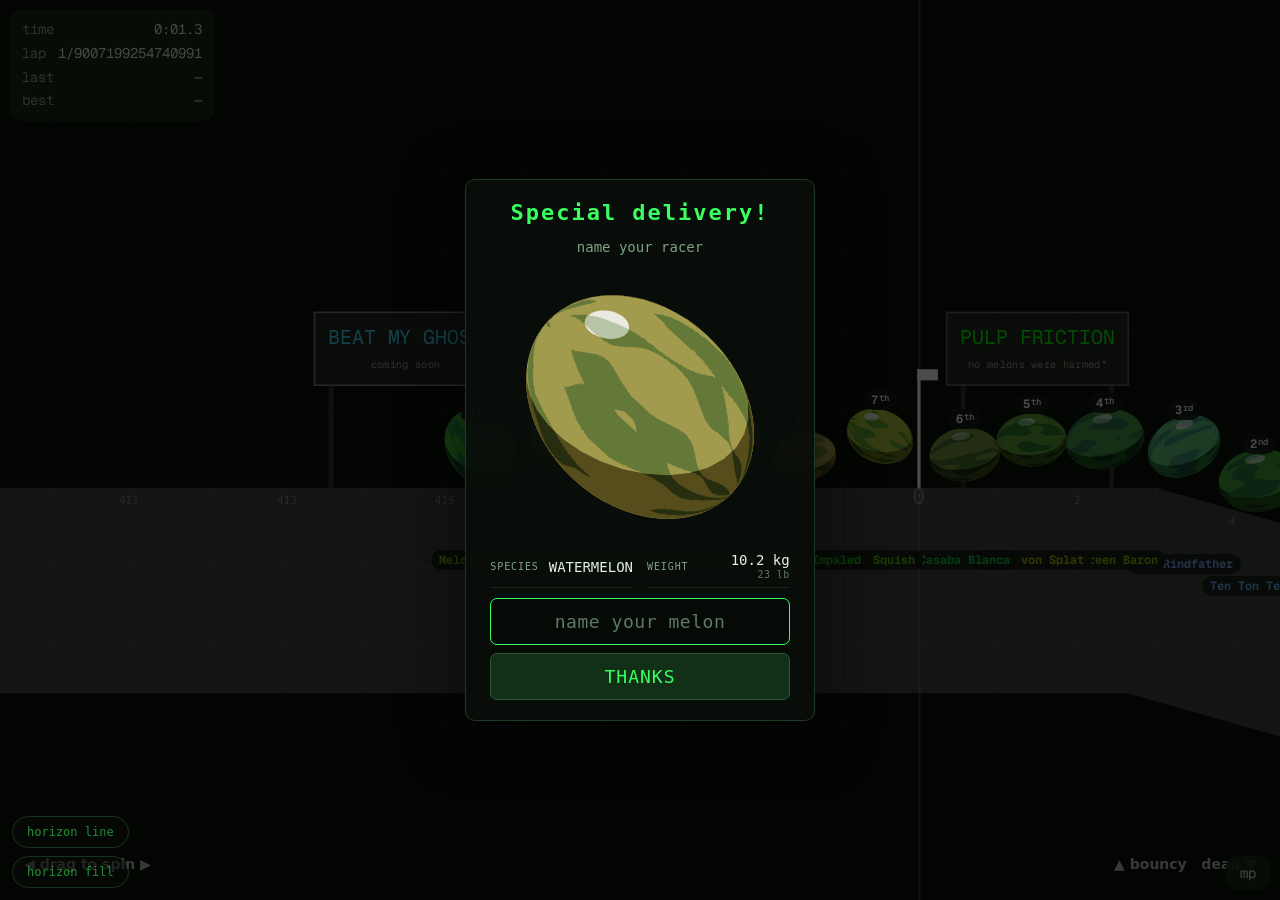
<file: index.html>
<!DOCTYPE html>
<html lang="en">
<head>
  <meta charset="UTF-8" />
  <meta name="viewport" content="width=device-width, initial-scale=1.0, maximum-scale=1.0, user-scalable=no, viewport-fit=cover" />
  <meta name="theme-color" content="#000000" />
  <title>Fast Fruit</title>
  <meta name="description" content="A physics racing game about melons, momentum, and arriving at the wrong angle. Race the pack, smash spectacularly, beat your friends' ghosts." />

  <!-- LAUNCH TODO: replace SITE_URL below with your deployed URL
       (e.g. https://yourname.github.io/fast-fruit/) in all og:/twitter: tags.
       Preview images MUST be absolute URLs or messengers ignore them. -->
  <meta property="og:type" content="website" />
  <meta property="og:title" content="Fast Fruit" />
  <meta property="og:description" content="Melon racing with real physics. Hold to roll. Try not to explode. Beat my ghost." />
  <meta property="og:url" content="SITE_URL/" />
  <meta property="og:image" content="SITE_URL/icons/og.png" />
  <meta property="og:image:width" content="1200" />
  <meta property="og:image:height" content="630" />
  <meta name="twitter:card" content="summary_large_image" />
  <meta name="twitter:title" content="Fast Fruit" />
  <meta name="twitter:description" content="Melon racing with real physics. Beat my ghost." />
  <meta name="twitter:image" content="SITE_URL/icons/og.png" />

  <link rel="icon" href="favicon.svg" type="image/svg+xml" />
  <link rel="apple-touch-icon" href="icons/icon-192.png" />
  <script>
    // PWA dressing only when actually served: on file:// the manifest
    // fetch trips CORS (origin null) and logs a console error, and
    // service workers can't register anyway. file:// must run CLEAN.
    if (location.protocol !== 'file:') {
      const l = document.createElement('link');
      l.rel = 'manifest'; l.href = 'manifest.webmanifest';
      document.head.appendChild(l);
    }
  </script>
  <link rel="preconnect" href="https://fonts.googleapis.com" />
  <link rel="preconnect" href="https://fonts.gstatic.com" crossorigin />
  <link href="https://fonts.googleapis.com/css2?family=Geist+Mono:wght@400;700&display=swap" rel="stylesheet" />
  <link rel="stylesheet" href="styles.css" />
</head>
<body>
  <canvas id="game"></canvas>

  <!-- HUD: read-only telemetry. Renderer never touches this; hud.js owns it. -->
  <div id="hud" aria-hidden="true">
    <div class="hud-row"><span class="hud-label">time</span><span id="hud-time">0:00.0</span></div>
    <div class="hud-row cockpit-only"><span class="hud-label">dist</span><span id="hud-dist">0.0 m</span></div>
    <div class="hud-row cockpit-only"><span class="hud-label">speed</span><span id="hud-speed">0.0</span></div>
    <div class="hud-row cockpit-only"><span class="hud-label">spin</span><span id="hud-spin">0.0</span></div>
    <div class="hud-row cockpit-only"><span class="hud-label">impact</span><span id="hud-impact">—</span></div>
    <div class="hud-row cockpit-only"><span class="hud-label">vs bot</span><span id="hud-bot">—</span></div>
    <div class="hud-row"><span class="hud-label">lap</span><span id="hud-lap">—</span></div>
    <div class="hud-row"><span class="hud-label">last</span><span id="hud-last">—</span></div>
    <div class="hud-row"><span class="hud-label">best</span><span id="hud-best">—</span></div>
  </div>

  <!-- Debug tuning panel mounts here; built by debug.js from CONFIG schema -->
  <div id="debug-root"></div>

  <!-- Quick respawn: back to track start -->

  <!-- Touch hint, fades after first input -->
  <div id="touch-hint">
    <span class="hint-left">◀ drag to spin ▶</span>
    <span class="hint-right">▲ bouncy &nbsp; dead ▼</span>
  </div>

  <!-- Classic scripts, no modules: load order IS the dependency order. -->
  <script src="js/type.js"></script>
  <script src="js/devtools.js"></script>
  <script src="js/dmath.js"></script>
  <script src="js/config.js"></script>
  <script src="js/objects.js"></script>
  <script src="js/state.js"></script>
  <script src="js/melon.js"></script>
  <script src="js/terrain.js"></script>
  <script src="js/strand.js"></script>
  <script src="js/slab.js"></script>
  <script src="js/tracks.js"></script>
  <script src="js/palette.js"></script>
  <script src="js/debris.js"></script>
  <script src="js/billboards.js"></script>
  <script src="js/boards.js"></script>
  <script src="js/events.js"></script>
  <script src="js/damage.js"></script>
  <script src="js/pilot.js"></script>
  <script src="js/physics.js"></script>
  <script src="js/input.js"></script>
  <script src="js/pxfont.js"></script>
  <script src="js/oklab.js"></script>
  <script src="js/shading.js"></script>
  <!-- sky.js AFTER shading.js: the library's stops are solved at
       definition time through shading's own HSL converters, which
       is what makes the classic hours byte-identical. -->
  <script src="js/sky.js"></script>
  <!-- cloud.js AFTER sky.js and shading.js: the layer maps the sky's
       stated entries and shades under the one rig. -->
  <script src="js/cloud.js"></script>
  <!-- glass.js BEFORE renderer.js: the UI-glass layer's pure logic
       (WCAG math, stick themes, tag style) that the renderer consumes. -->
  <script src="js/glass.js"></script>
  <script src="js/hud-toggles.js"></script>
  <script src="js/prints.js"></script>
  <script src="js/renderer.js"></script>
  <script src="js/studio.js"></script>
  <script src="js/hud.js"></script>
  <script src="js/debug.js"></script>
  <script src="js/names.js"></script>
  <script src="js/roster.js"></script>
  <script src="js/decals.js"></script>
  <script src="js/xp.js"></script>
  <script src="js/emote.js"></script>
  <script src="js/audio.js"></script>
  <script src="js/deaths.js"></script>
  <script src="js/ghost.js"></script>
  <script src="js/net.js"></script>
  <script src="js/webrtc.js"></script>
  <script src="js/autopilot.js"></script>
  <script src="js/exhibition.js"></script>
  <script src="js/racewatch.js"></script>
  <script src="js/ticker.js"></script>
  <script src="js/gridstart.js"></script>
  <script src="js/finishline.js"></script>
  <script src="js/cup.js"></script>
  <script src="js/session.js"></script>
  <script src="js/partycup.js"></script>
  <script src="js/skijump.js"></script>
  <script src="js/derby.js"></script>
  <script src="js/spectate.js"></script>
  <script src="js/resume.js"></script>
  <script src="js/world.js"></script>
  <script src="js/flow-lib.js"></script>
  <script src="js/flow.js"></script>
  <script src="js/screen-finish.js"></script>
  <script src="js/screen-menu.js"></script>
  <script src="js/screen-rewards.js"></script>
  <script src="js/screen-naming.js"></script>
  <script src="js/editor.js"></script>
  <script src="js/main.js"></script>
  <script src="js/mp.js"></script>
<script>
  // PWA: offline play + home-screen install. Network-first, so deploys
  // are always fresh online; the cache only answers when offline.
  if ('serviceWorker' in navigator && location.protocol !== 'file:') {
    window.addEventListener('load', () => navigator.serviceWorker.register('sw.js').catch(() => {}));
  }
</script>
</body>
</html>
</file>
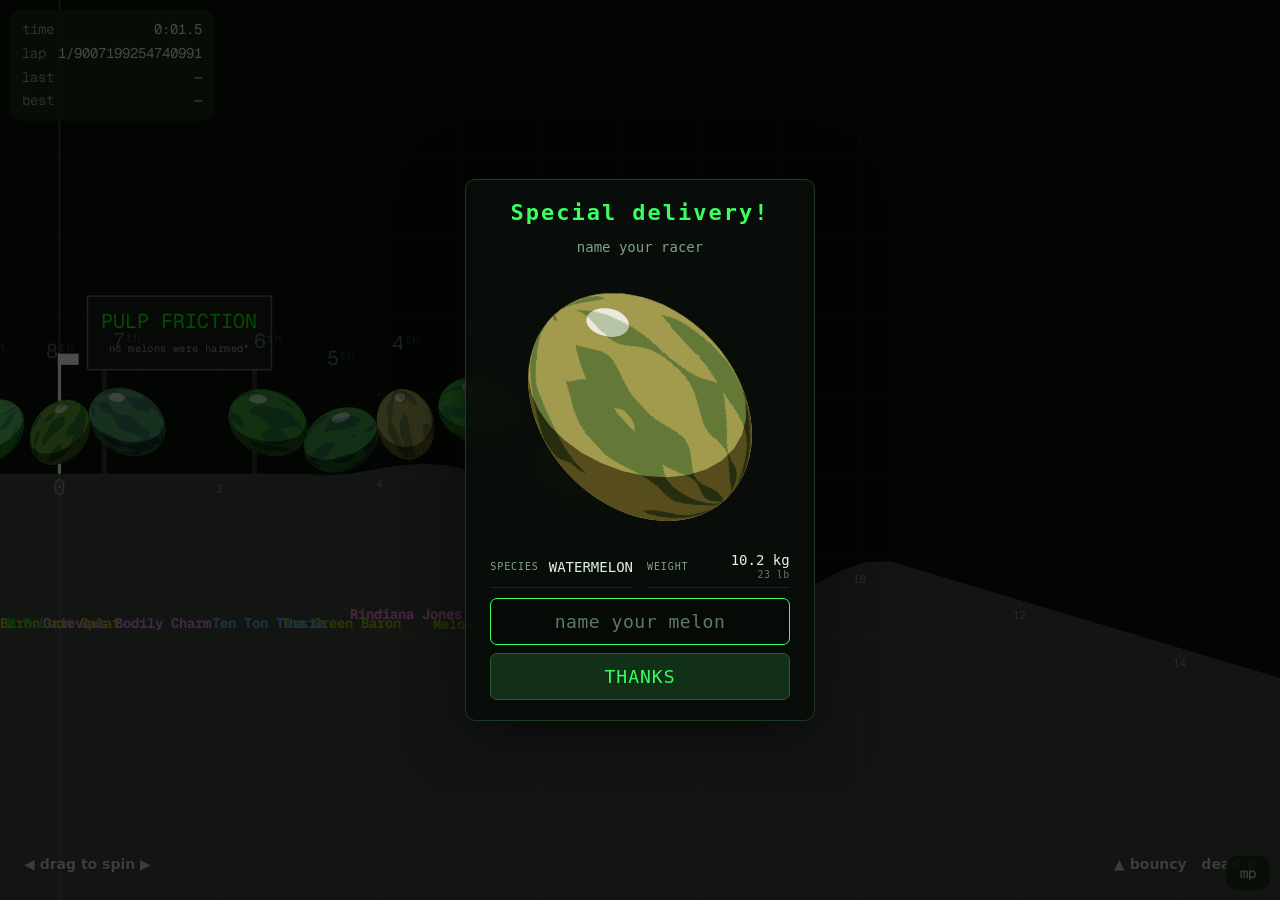
<file: ff/index.html>
<!DOCTYPE html>
<html lang="en">
<head>
  <meta charset="UTF-8" />
  <meta name="viewport" content="width=device-width, initial-scale=1.0, maximum-scale=1.0, user-scalable=no, viewport-fit=cover" />
  <meta name="theme-color" content="#000000" />
  <title>Fast Fruit</title>
  <meta name="description" content="A physics racing game about melons, momentum, and arriving at the wrong angle. Race the pack, smash spectacularly, beat your friends' ghosts." />

  <!-- LAUNCH TODO: replace SITE_URL below with your deployed URL
       (e.g. https://yourname.github.io/fast-fruit/) in all og:/twitter: tags.
       Preview images MUST be absolute URLs or messengers ignore them. -->
  <meta property="og:type" content="website" />
  <meta property="og:title" content="Fast Fruit" />
  <meta property="og:description" content="Melon racing with real physics. Hold to roll. Try not to explode. Beat my ghost." />
  <meta property="og:url" content="SITE_URL/" />
  <meta property="og:image" content="SITE_URL/icons/og.png" />
  <meta property="og:image:width" content="1200" />
  <meta property="og:image:height" content="630" />
  <meta name="twitter:card" content="summary_large_image" />
  <meta name="twitter:title" content="Fast Fruit" />
  <meta name="twitter:description" content="Melon racing with real physics. Beat my ghost." />
  <meta name="twitter:image" content="SITE_URL/icons/og.png" />

  <link rel="icon" href="favicon.svg" type="image/svg+xml" />
  <link rel="apple-touch-icon" href="icons/icon-192.png" />
  <script>
    // PWA dressing only when actually served: on file:// the manifest
    // fetch trips CORS (origin null) and logs a console error, and
    // service workers can't register anyway. file:// must run CLEAN.
    if (location.protocol !== 'file:') {
      const l = document.createElement('link');
      l.rel = 'manifest'; l.href = 'manifest.webmanifest';
      document.head.appendChild(l);
    }
  </script>
  <link rel="preconnect" href="https://fonts.googleapis.com" />
  <link rel="preconnect" href="https://fonts.gstatic.com" crossorigin />
  <link href="https://fonts.googleapis.com/css2?family=Geist+Mono:wght@400;700&display=swap" rel="stylesheet" />
  <link rel="stylesheet" href="styles.css" />
</head>
<body>
  <canvas id="game"></canvas>

  <!-- HUD: read-only telemetry. Renderer never touches this; hud.js owns it. -->
  <div id="hud" aria-hidden="true">
    <div class="hud-row"><span class="hud-label">time</span><span id="hud-time">0:00.0</span></div>
    <div class="hud-row cockpit-only"><span class="hud-label">dist</span><span id="hud-dist">0.0 m</span></div>
    <div class="hud-row cockpit-only"><span class="hud-label">speed</span><span id="hud-speed">0.0</span></div>
    <div class="hud-row cockpit-only"><span class="hud-label">spin</span><span id="hud-spin">0.0</span></div>
    <div class="hud-row cockpit-only"><span class="hud-label">impact</span><span id="hud-impact">—</span></div>
    <div class="hud-row cockpit-only"><span class="hud-label">vs bot</span><span id="hud-bot">—</span></div>
    <div class="hud-row"><span class="hud-label">lap</span><span id="hud-lap">—</span></div>
    <div class="hud-row"><span class="hud-label">last</span><span id="hud-last">—</span></div>
    <div class="hud-row"><span class="hud-label">best</span><span id="hud-best">—</span></div>
  </div>

  <!-- Debug tuning panel mounts here; built by debug.js from CONFIG schema -->
  <div id="debug-root"></div>

  <!-- Quick respawn: back to track start -->

  <!-- Touch hint, fades after first input -->
  <div id="touch-hint">
    <span class="hint-left">◀ drag to spin ▶</span>
    <span class="hint-right">▲ bouncy &nbsp; dead ▼</span>
  </div>

  <!-- Classic scripts, no modules: load order IS the dependency order. -->
  <script src="js/type.js"></script>
  <script src="js/devtools.js"></script>
  <script src="js/dmath.js"></script>
  <script src="js/config.js"></script>
  <script src="js/fruits.js"></script>
  <script src="js/state.js"></script>
  <script src="js/melon.js"></script>
  <script src="js/terrain.js"></script>
  <script src="js/tracks.js"></script>
  <script src="js/debris.js"></script>
  <script src="js/billboards.js"></script>
  <script src="js/boards.js"></script>
  <script src="js/events.js"></script>
  <script src="js/damage.js"></script>
  <script src="js/pilot.js"></script>
  <script src="js/physics.js"></script>
  <script src="js/input.js"></script>
  <script src="js/shading.js"></script>
  <script src="js/renderer.js"></script>
  <script src="js/studio.js"></script>
  <script src="js/hud.js"></script>
  <script src="js/debug.js"></script>
  <script src="js/names.js"></script>
  <script src="js/roster.js"></script>
  <script src="js/decals.js"></script>
  <script src="js/xp.js"></script>
  <script src="js/audio.js"></script>
  <script src="js/deaths.js"></script>
  <script src="js/ghost.js"></script>
  <script src="js/net.js"></script>
  <script src="js/webrtc.js"></script>
  <script src="js/autopilot.js"></script>
  <script src="js/exhibition.js"></script>
  <script src="js/racewatch.js"></script>
  <script src="js/ticker.js"></script>
  <script src="js/gridstart.js"></script>
  <script src="js/finishline.js"></script>
  <script src="js/cup.js"></script>
  <script src="js/resume.js"></script>
  <script src="js/flow.js"></script>
  <script src="js/editor.js"></script>
  <script src="js/main.js"></script>
  <script src="js/mp.js"></script>
<script>
  // PWA: offline play + home-screen install. Network-first, so deploys
  // are always fresh online; the cache only answers when offline.
  if ('serviceWorker' in navigator && location.protocol !== 'file:') {
    window.addEventListener('load', () => navigator.serviceWorker.register('sw.js').catch(() => {}));
  }
</script>
</body>
</html>
</file>
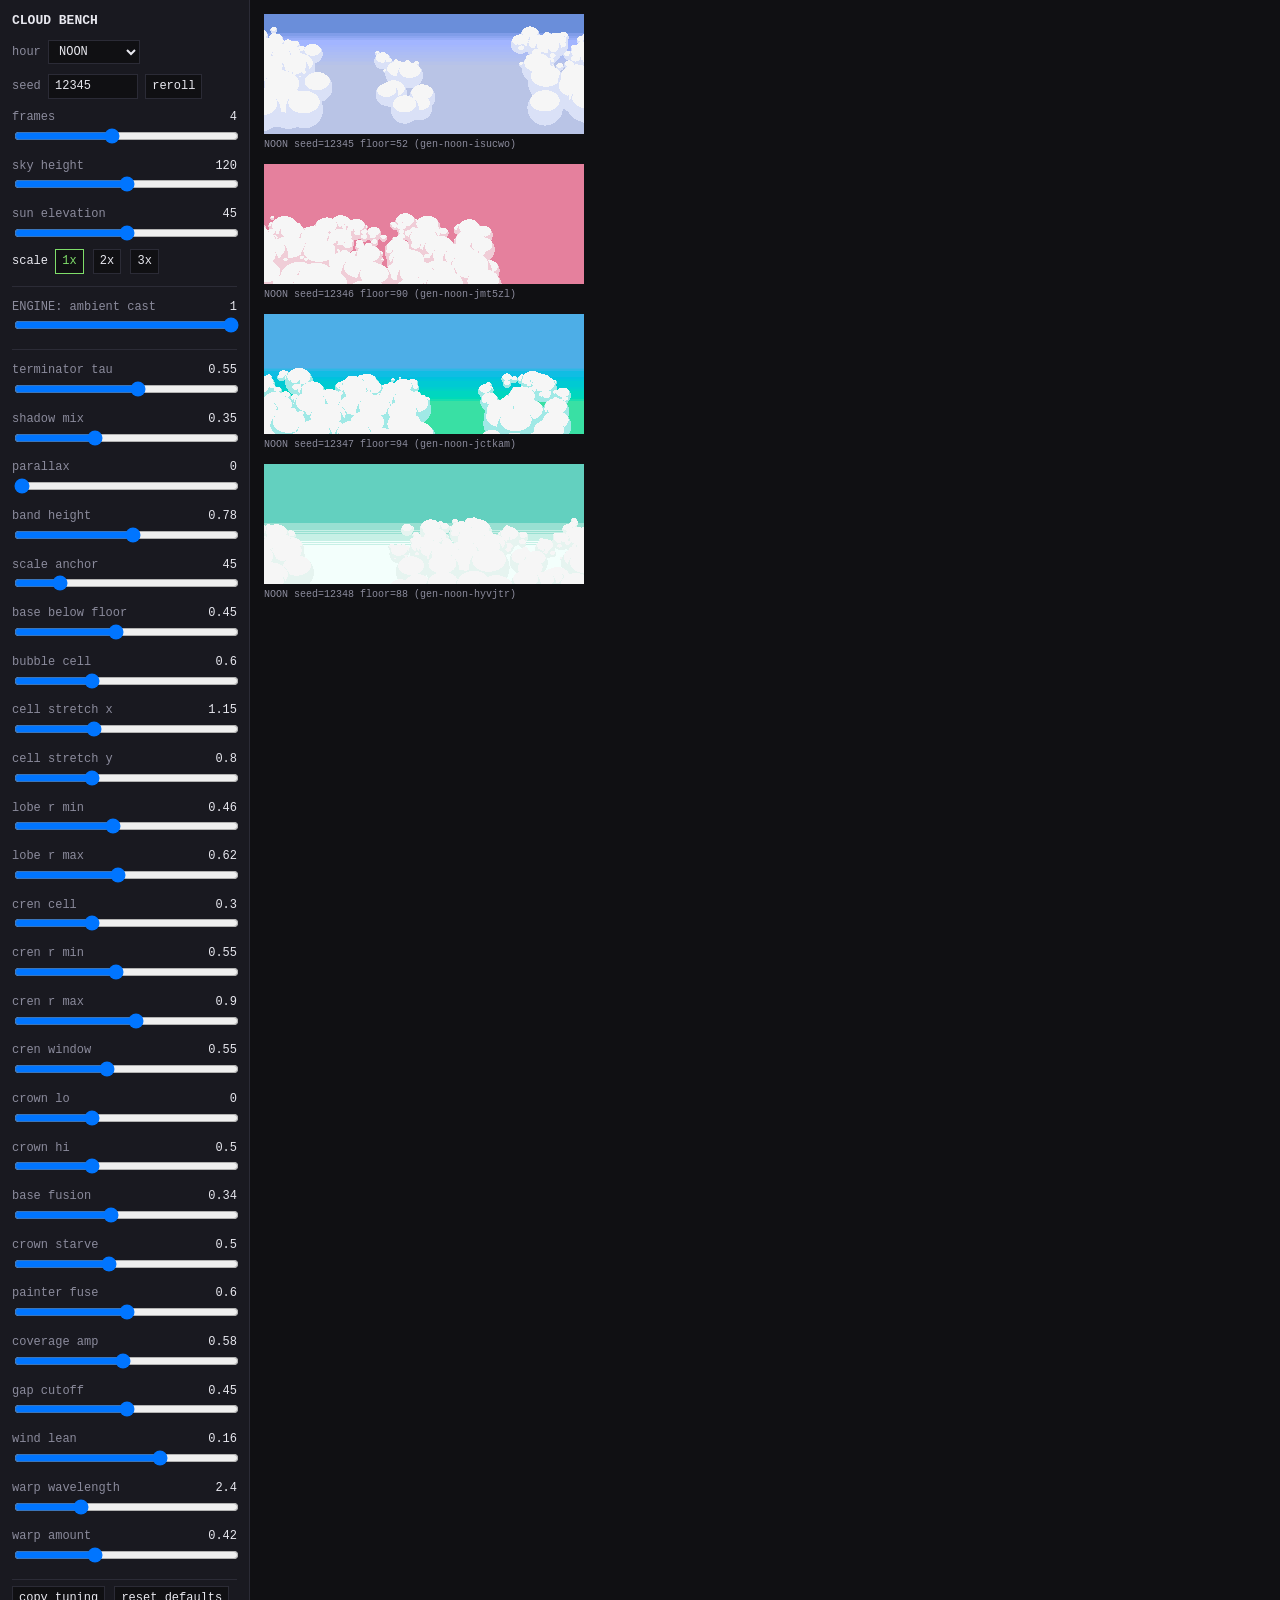
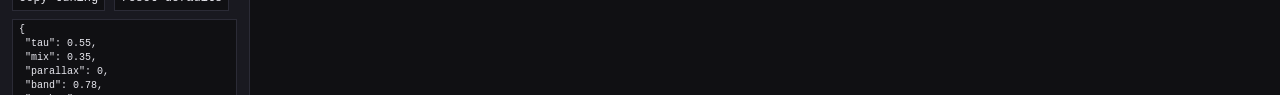
<file: cloud-bench.html>
<!DOCTYPE html>
<html lang="en">
<head>
<meta charset="UTF-8" />
<meta name="viewport" content="width=device-width, initial-scale=1.0" />
<title>Fast Fruit — cloud bench</title>
<!--
  CLOUD BENCH — the authoring and auditing tool for js/cloud.js.

  THE ONE RULE (inherited from sky-bench): this file contains no cloud
  solver. Every cloud pixel comes from FF.cloud.strip(), the same pure
  function the renderer caches and blits; every sky pixel from
  FF.sky.rows(). The bench edits FF.cloud.P live through the SCHEMA
  the module publishes, so a slider here is the value the game ships.

  Workflow: pick an hour, roll seeds, drag until it looks right, then
  COPY TUNING and send the JSON back — those numbers become the new
  defaults in cloud.js (and CLOUD ruling constants where ruled).

  file:// compatible, zero dependencies, one file.
-->
<style>
  :root { --bg:#101013; --panel:#191920; --line:#2b2b36;
    --ink:#e8e8ef; --dim:#8b8b9c; --accent:#7fdd6a; }
  * { box-sizing: border-box; }
  body { margin:0; background:var(--bg); color:var(--ink);
    font:12px/1.4 ui-monospace, Menlo, Consolas, monospace;
    display:flex; min-height:100vh; }
  #panel { width:250px; padding:12px; background:var(--panel);
    border-right:1px solid var(--line); overflow-y:auto; flex-shrink:0; }
  #view { flex:1; padding:14px; overflow:auto; }
  h1 { font-size:13px; margin:0 0 10px; }
  label { display:block; color:var(--dim); margin-top:8px; }
  label span.val { float:right; color:var(--ink); }
  input[type=range] { width:100%; }
  select, input[type=number], button, textarea {
    background:var(--bg); color:var(--ink); border:1px solid var(--line);
    font:inherit; padding:3px 6px; }
  button { cursor:pointer; margin:2px 2px 2px 0; }
  button.on { border-color:var(--accent); color:var(--accent); }
  canvas { image-rendering:pixelated; display:block; margin-bottom:4px; }
  .cap { color:var(--dim); font-size:10px; margin-bottom:12px; }
  textarea { width:100%; height:88px; font-size:10px; margin-top:6px; }
  .group { border-top:1px solid var(--line); margin-top:10px; padding-top:4px; }
</style>
</head>
<body>
<div id="panel">
  <h1>CLOUD BENCH</h1>
  <label>hour
    <select id="role">
      <option>MORNING</option><option selected>NOON</option>
      <option>DUSK</option><option>MIDNIGHT</option>
    </select>
  </label>
  <label>seed <input type="number" id="seed" value="12345" style="width:90px">
    <button id="reroll">reroll</button></label>
  <label>frames <span class="val" id="framesV">4</span>
    <input type="range" id="frames" min="1" max="8" value="4"></label>
  <label>sky height <span class="val" id="skyhV">120</span>
    <input type="range" id="skyh" min="60" max="180" value="120"></label>
  <label>sun elevation <span class="val" id="elevV">45</span>
    <input type="range" id="elev" min="1" max="89" value="45"></label>
  <div>scale
    <button data-s="1" class="on">1x</button>
    <button data-s="2">2x</button>
    <button data-s="3">3x</button>
  </div>
  <div class="group">
    <label>ENGINE: ambient cast <span class="val" id="ambV">1</span>
      <input type="range" id="amb" min="0" max="1" step="0.05" value="1"></label>
  </div>
  <div class="group" id="sliders"></div>
  <div class="group">
    <button id="copy">copy tuning</button>
    <button id="reset">reset defaults</button>
    <textarea id="dump" readonly></textarea>
  </div>
</div>
<div id="view"></div>
<script src="js/dmath.js"></script>
<script src="js/oklab.js"></script>
<script src="js/palette.js"></script>
<script src="js/shading.js"></script>
<script src="js/sky.js"></script>
<script src="js/cloud.js"></script>
<script>
(function () {
'use strict';
const FF = window.FF;
const CL = FF.cloud;
const DEFAULTS = JSON.parse(JSON.stringify(CL.P));
let scale = 1;
const $ = (id) => document.getElementById(id);

// Auto-build sliders from the module's own SCHEMA — the bench never
// invents a parameter the game doesn't have.
const slidersEl = $('sliders');
for (const s of CL.SCHEMA) {
  const lab = document.createElement('label');
  lab.textContent = s.label + ' ';
  const val = document.createElement('span');
  val.className = 'val'; val.id = 'v_' + s.key;
  val.textContent = CL.P[s.key];
  lab.appendChild(val);
  const inp = document.createElement('input');
  inp.type = 'range'; inp.min = s.min; inp.max = s.max; inp.step = s.step;
  inp.value = CL.P[s.key]; inp.id = 'in_' + s.key;
  inp.addEventListener('input', () => {
    CL.P[s.key] = parseFloat(inp.value);
    val.textContent = inp.value;
    CL.invalidate();
    render();
  });
  lab.appendChild(inp);
  slidersEl.appendChild(lab);
}

function drawSkyRows(ctx, W, H, spec) {
  for (const rw of FF.sky.rows(H, spec)) {
    ctx.fillStyle = rw.hex;
    ctx.fillRect(0, rw.y, W, rw.h);
    // (checker overlay retired with the ruling, 2026-08-25)
  }
}

function render() {
  const role = $('role').value;
  const seed0 = parseInt($('seed').value, 10) || 0;
  const frames = parseInt($('frames').value, 10);
  const H = parseInt($('skyh').value, 10);
  const W = 320;
  FF.shading.P.sunElevationDeg = parseInt($('elev').value, 10);
  const view = $('view');
  view.innerHTML = '';
  for (let i = 0; i < frames; i++) {
    const seed = seed0 + i;
    const spec = FF.sky.generate(role, seed);
    const cv = document.createElement('canvas');
    cv.width = W; cv.height = H;
    cv.style.width = (W * scale) + 'px';
    cv.style.height = (H * scale) + 'px';
    const ctx = cv.getContext('2d');
    drawSkyRows(ctx, W, H, spec);
    const st = CL.strip(spec, String(spec.id || role) + '|clouds|' + seed, H);
    const sc = document.createElement('canvas');
    sc.width = st.w; sc.height = st.h;
    sc.getContext('2d').putImageData(new ImageData(st.rgba, st.w, st.h), 0, 0);
    ctx.drawImage(sc, 0, 0);
    const cap = document.createElement('div');
    cap.className = 'cap';
    cap.textContent = role + '  seed=' + seed + '  floor=' + st.floorY
      + '  (' + (spec.id || 'rolled') + ')';
    view.appendChild(cv);
    view.appendChild(cap);
  }
  $('dump').value = JSON.stringify(CL.P, null, 1);
}

$('role').addEventListener('change', () => { CL.invalidate(); render(); });
$('seed').addEventListener('change', () => { CL.invalidate(); render(); });
$('reroll').addEventListener('click', () => {
  $('seed').value = (Math.random() * 100000) | 0;   // bench-only convenience
  CL.invalidate(); render();
});
$('amb').addEventListener('input', () => {
  $('ambV').textContent = $('amb').value;
  FF.palette.setAmbient(parseFloat($('amb').value));
  CL.invalidate(); render();
});
for (const id of ['frames', 'skyh', 'elev']) {
  $(id).addEventListener('input', () => {
    $(id + 'V').textContent = $(id).value;
    CL.invalidate(); render();
  });
}
document.querySelectorAll('button[data-s]').forEach((btn) => {
  btn.addEventListener('click', () => {
    document.querySelectorAll('button[data-s]').forEach((b) => b.classList.remove('on'));
    btn.classList.add('on');
    scale = parseInt(btn.dataset.s, 10);
    render();
  });
});
$('copy').addEventListener('click', () => {
  $('dump').select();
  document.execCommand('copy');
});
$('reset').addEventListener('click', () => {
  Object.assign(CL.P, DEFAULTS);
  for (const s of CL.SCHEMA) {
    const inp = document.getElementById('in_' + s.key);
    if (inp) { inp.value = CL.P[s.key]; document.getElementById('v_' + s.key).textContent = CL.P[s.key]; }
  }
  CL.invalidate(); render();
});
render();
})();
</script>
</body>
</html>
</file>
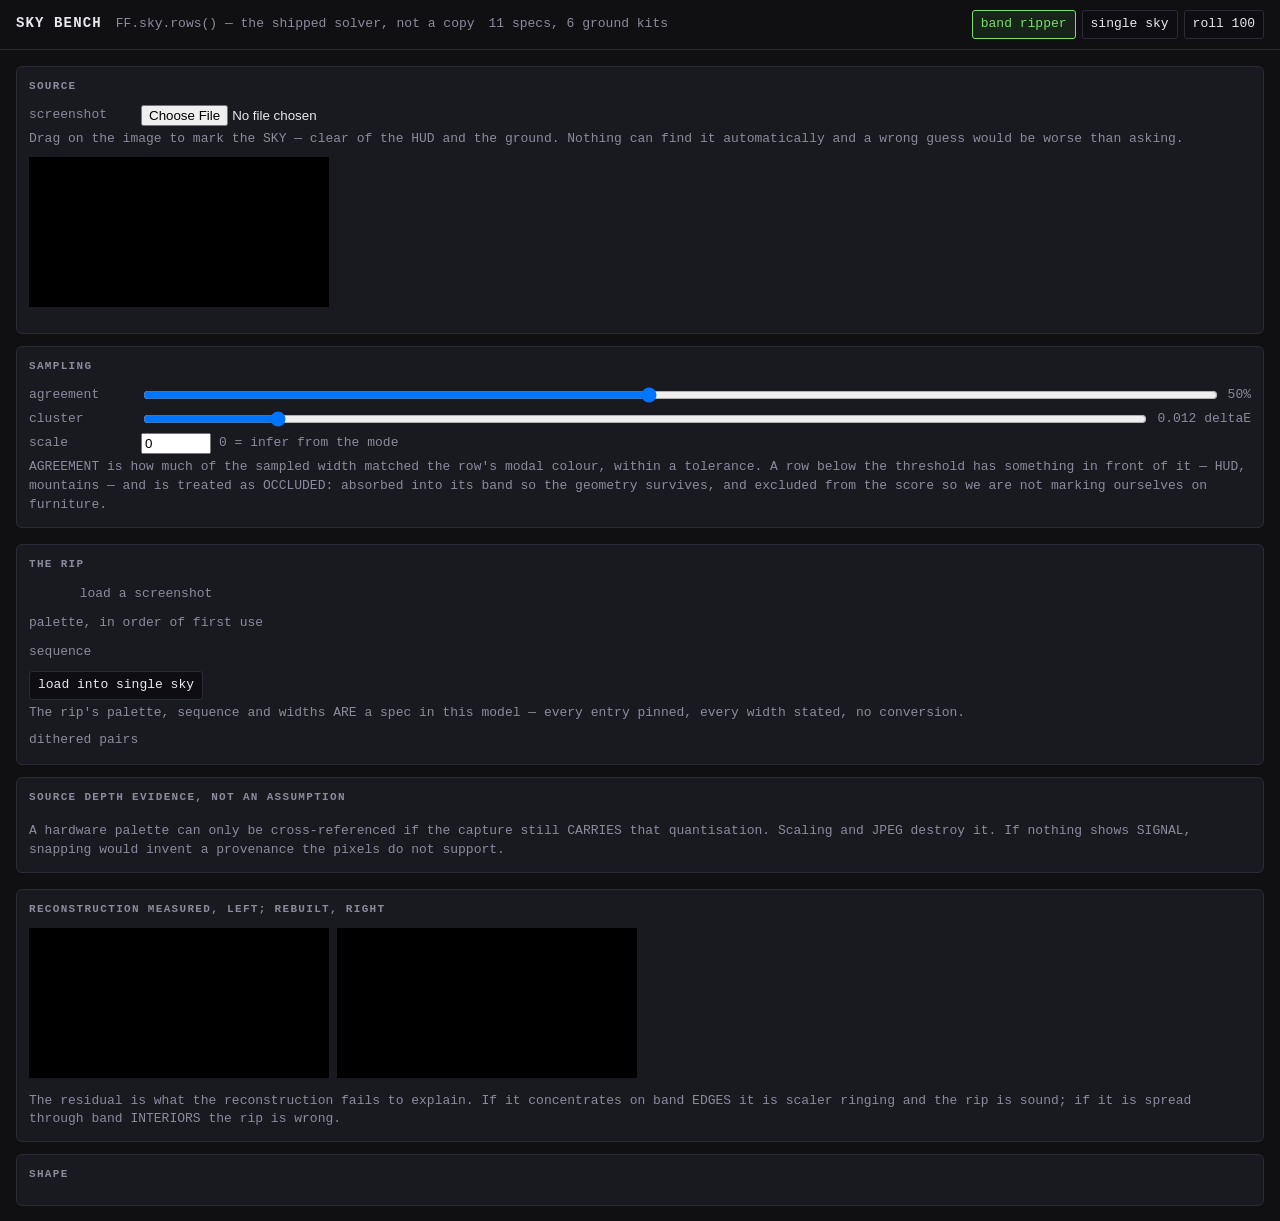
<file: sky-bench.html>
<!DOCTYPE html>
<html lang="en">
<head>
<meta charset="UTF-8" />
<meta name="viewport" content="width=device-width, initial-scale=1.0" />
<title>Fast Fruit — sky bench</title>
<!--
  SKY BENCH — the authoring and AUDITING tool for js/sky.js.

  THE ONE RULE THIS FILE OBEYS: it does not contain a sky solver.
  Every pixel comes from FF.sky.rows(), the same pure function the
  renderer blits. A bench that re-implements the painter is a proof
  that approximates the painter.

  IT IS NOW MOSTLY AN AUDITOR. The goal is seeded generation that can
  be trusted, not skies tuned one at a time — so the important view is
  ROLL 100, which judges the SPREAD of what the generator produces
  rather than a specimen. The single-sky editor remains for authoring
  the reference set and for understanding why a roll looks as it does.

  file:// compatible, zero dependencies, one file.
-->
<style>
  :root {
    --bg: #101013; --panel: #191920; --line: #2b2b36;
    --ink: #e8e8ef; --dim: #8b8b9c; --accent: #7fdd6a; --warn: #ff8f6a;
  }
  * { box-sizing: border-box; }
  body { margin: 0; background: var(--bg); color: var(--ink);
    font: 13px/1.45 ui-monospace, "Geist Mono", Menlo, Consolas, monospace; }
  header { padding: 10px 16px; border-bottom: 1px solid var(--line);
    display: flex; gap: 14px; align-items: baseline; flex-wrap: wrap; }
  h1 { font-size: 14px; margin: 0; letter-spacing: .08em; }
  .dim { color: var(--dim); }
  .warn { color: var(--warn); }
  .good { color: var(--accent); }
  nav { display: flex; gap: 6px; margin-left: auto; }
  nav button.on { border-color: var(--accent); color: var(--accent); }
  /* THE SELECTED STATE IS ITS OWN THING. Until now the only accent
     border came from :hover, so the browser's default focus ring on
     the last-clicked button was doing duty as a selection — an
     artefact that happened to mean roughly the right thing, and
     therefore kept saying FINE long after `entries` had moved away
     from FINE. Focus is now styled deliberately and differently, so
     "this has keyboard focus" can never be mistaken for "this is
     what the sky currently is". */
  button.on { border-color: var(--accent); color: var(--accent);
    background: #16241a; }
  button:focus-visible { outline: 2px solid #4d6fd0; outline-offset: 1px; }
  button:focus:not(:focus-visible) { outline: none; }
  main { display: flex; gap: 16px; padding: 16px; align-items: flex-start; flex-wrap: wrap; }
  .col { display: flex; flex-direction: column; gap: 12px; }
  /* THE OUTPUT STAYS ON SCREEN. Every knob in the editor changes the
     picture, so scrolling to reach one and losing sight of the other
     makes the tool answer a question you can no longer see. The
     preview column sticks to the top of the viewport while the
     controls scroll past it.
     `align-self: flex-start` is load-bearing: a flex child stretches
     to the row's height by default, and a stretched element has no
     unfilled space to stick within — position:sticky would silently
     do nothing. */
  .col.pinned { position: sticky; top: 12px; align-self: flex-start;
    max-height: calc(100vh - 24px); overflow-y: auto; }
  .col.controls { flex: 1 1 380px; min-width: 340px; }
  .card { background: var(--panel); border: 1px solid var(--line);
    border-radius: 6px; padding: 12px; }
  .card h2 { font-size: 11px; margin: 0 0 10px; letter-spacing: .12em;
    color: var(--dim); text-transform: uppercase; }
  canvas { image-rendering: pixelated; display: block; background: #000; }
  #stage, #mdStage, #ripWrap { position: relative; }
  /* NO STACKED CANVAS MAY CARRY THE SHARED CANVAS BACKGROUND. The rule
     above applies to every canvas, and these sit over the preview — an
     opaque background covers the sky completely, which is how this
     bench once rendered black from the day it was built. Written for
     the LAYER CLASS so the next overlay inherits the fix. */
  #stage canvas.layer, #mdStage canvas.layer, #ripWrap canvas.layer { position: absolute; left: 0; top: 0;
    pointer-events: none; background: transparent; }
  label { display: flex; align-items: center; gap: 8px; margin: 4px 0; }
  label span:first-child { width: 104px; color: var(--dim); flex: none; }
  input[type=range] { flex: 1; min-width: 120px; }
  input[type=number] { width: 62px; }
  input[type=text] { background: #0d0d12; color: var(--ink);
    border: 1px solid var(--line); border-radius: 3px; padding: 2px 5px; }
  select, button { background: #0d0d12; color: var(--ink); border: 1px solid var(--line);
    border-radius: 3px; padding: 4px 8px; font: inherit; cursor: pointer; }
  button:hover, select:hover { border-color: var(--accent); }
  table { border-collapse: collapse; width: 100%; }
  td { padding: 2px 6px 2px 0; vertical-align: top; }
  td.k { color: var(--dim); white-space: nowrap; }
  .noderow { display: flex; align-items: center; gap: 6px; margin-bottom: 5px; }
  textarea { width: 100%; height: 200px; background: #0d0d12; color: var(--ink);
    border: 1px solid var(--line); border-radius: 3px; font: inherit; padding: 8px; }
  .swatches { display: flex; flex-wrap: wrap; gap: 2px; max-width: 360px; }
  .sw { width: 16px; height: 16px; border: 1px solid #000; }
  #sheet { display: flex; flex-wrap: wrap; gap: 6px; }
  .tile { width: 74px; }
  .tile canvas { width: 74px; height: 100px; }
  .tile .cap { font-size: 10px; color: var(--dim); line-height: 1.25;
    margin-top: 2px; word-break: break-all; }
  .tile.bad { outline: 1px solid var(--warn); }
  .hide { display: none; }
</style>
</head>
<body>

<header>
  <h1>SKY BENCH</h1>
  <span class="dim">FF.sky.rows() — the shipped solver, not a copy</span>
  <span class="dim" id="load"></span>
  <nav>
    <button id="tabRip" class="on">band ripper</button>
    <button id="tabEdit">single sky</button>
    <button id="tabRoll">roll 100</button>
  </nav>
</header>

<!-- ============ BAND RIPPER — the target ============ -->
<main id="viewRip">
  <div class="col">
    <div class="card">
      <h2>Source</h2>
      <label><span>screenshot</span><input type="file" id="ripFile" accept="image/*" /></label>
      <div class="dim" style="margin-bottom:8px">
        Drag on the image to mark the SKY — clear of the HUD and the
        ground. Nothing can find it automatically and a wrong guess
        would be worse than asking.
      </div>
      <div id="ripWrap" style="position:relative;display:inline-block">
        <canvas id="ripImg"></canvas>
        <canvas id="ripSel" class="layer"></canvas>
      </div>
      <table id="ripRegion" style="margin-top:8px"></table>
    </div>
    <div class="card">
      <h2>Sampling</h2>
      <label><span>agreement</span>
        <input type="range" id="ripAgree" min="10" max="95" step="5" value="50" />
        <span id="ripAgreev" class="dim"></span></label>
      <label><span>cluster</span>
        <input type="range" id="ripTol" min="2" max="80" step="1" value="12" />
        <span id="ripTolv" class="dim"></span></label>
      <label><span>scale</span>
        <input type="number" id="ripScale" min="0" step="1" value="0" style="width:70px" />
        <span class="dim">0 = infer from the mode</span></label>
      <div class="dim">
        AGREEMENT is how much of the sampled width matched the row's
        modal colour, within a tolerance. A row below the threshold has
        something in front of it — HUD, mountains — and is treated as
        OCCLUDED: absorbed into its band so the geometry survives, and
        excluded from the score so we are not marking ourselves on
        furniture.
      </div>
    </div>
  </div>

  <div class="col">
    <div class="card">
      <h2>The rip</h2>
      <table id="ripStats"></table>
      <div class="dim" style="margin:8px 0 2px">palette, in order of first use</div>
      <div class="swatches" id="ripPal"></div>
      <div class="dim" style="margin:8px 0 2px">sequence</div>
      <div id="ripSeq" class="dim" style="font-size:11px;word-break:break-all"></div>
      <button id="ripToSky" style="margin-top:8px">load into single sky</button>
      <div class="dim" style="margin-top:4px">
        The rip's palette, sequence and widths ARE a spec in this
        model — every entry pinned, every width stated, no conversion.
      </div>
      <div class="dim" style="margin:8px 0 2px">dithered pairs</div>
      <div id="ripDither" style="font-size:11px"></div>
    </div>
    <div class="card">
      <h2>Source depth <span class="dim">evidence, not an assumption</span></h2>
      <table id="ripDepth"></table>
      <div class="dim" style="margin-top:6px">
        A hardware palette can only be cross-referenced if the capture
        still CARRIES that quantisation. Scaling and JPEG destroy it.
        If nothing shows SIGNAL, snapping would invent a provenance the
        pixels do not support.
      </div>
    </div>
  </div>

  <div class="col">
    <div class="card">
      <h2>Reconstruction <span class="dim">measured, left; rebuilt, right</span></h2>
      <div style="display:flex;gap:8px">
        <canvas id="ripA"></canvas>
        <canvas id="ripB"></canvas>
      </div>
      <table id="ripResid" style="margin-top:8px"></table>
      <div class="dim" style="margin-top:6px">
        The residual is what the reconstruction fails to explain. If it
        concentrates on band EDGES it is scaler ringing and the rip is
        sound; if it is spread through band INTERIORS the rip is wrong.
      </div>
    </div>
    <div class="card">
      <h2>Shape</h2>
      <table id="ripShape"></table>
    </div>
  </div>
</main>

<!-- ============ ROLL 100 — the auditor ============ -->
<main id="viewRoll" class="hide">
  <div class="col">
    <div class="card">
      <h2>Generate</h2>
      <label><span>hour</span>
        <select id="rRole">
          <option>MORNING</option><option selected>NOON</option>
          <option>DUSK</option><option>MIDNIGHT</option>
          <option value="ALL">— all five —</option>
        </select>
      </label>
      <label><span>ground kit</span><select id="rKit"></select></label>
      <label><span>count</span>
        <input type="range" id="rN" min="12" max="200" step="4" value="100" />
        <span id="rNv" class="dim"></span></label>
      <label><span>seed prefix</span><input type="text" id="rSeed" value="t" size="8" />
        <button id="rGo">roll</button></label>
      <label><span>sort</span>
        <select id="rSort">
          <option value="seed">by seed</option>
          <option value="worst">worst legibility first</option>
          <option value="band">thickest bands first</option>
          <option value="ground">closest to the ground first</option>
        </select>
      </label>
      <div class="dim" style="margin-top:6px">
        You are judging the SPREAD, not a specimen. A tile outlined in
        orange failed a gate on its first attempt and was re-rolled —
        a few is healthy, many means a range is too loose.
      </div>
    </div>
    <div class="card">
      <h2>The spread</h2>
      <table id="rStats"></table>
    </div>
    <div class="card">
      <h2>One seed, all five hours <span class="dim">does a day hold together?</span></h2>
      <div id="daySheet" style="display:flex;gap:6px"></div>
    </div>
  </div>
  <div class="col" style="flex:1">
    <div class="card">
      <h2>Contact sheet</h2>
      <div id="sheet"></div>
    </div>
  </div>
</main>

<!-- ============ SINGLE SKY — the editor ============ -->
<main id="viewEdit" class="hide">
  <div class="col pinned">
    <div class="card">
      <h2>320 buffer <span class="dim" id="dims"></span></h2>
      <div id="stage">
        <canvas id="sky" width="320" height="180"></canvas>
        <canvas id="ground" class="layer" width="320" height="180"></canvas>
      </div>
      <div style="margin-top:10px">
        <div class="dim" style="margin-bottom:4px">
          MEGA DRIVE — the same sky inside the VDP's 512 colours
          <span id="mdOn"></span>
        </div>
        <div id="mdStage">
          <canvas id="mdSky" width="320" height="180"></canvas>
          <canvas id="mdGround" class="layer" width="320" height="180"></canvas>
        </div>
      </div>
      <label style="margin-top:6px"><span>nearest by</span>
        <select id="mdMode">
          <option value="perceptual">perceptual (OKLab)</option>
          <option value="channel">per channel (what a converter does)</option>
        </select>
      </label>
      <table id="mdStats" style="margin-top:6px"></table>
      <label style="margin-top:8px"><span>ground</span>
        <input type="checkbox" id="gOn" />
        <select id="gKit"></select>
        <span id="gLit" class="dim"></span>
      </label>
      <label><span>zoom</span>
        <input type="range" id="zoom" min="1" max="6" step="1" value="2" />
        <span id="zoomv" class="dim"></span></label>
      <label><span>buffer h</span>
        <input type="range" id="bufh" min="120" max="700" step="1" value="180" />
        <span id="bufhv" class="dim"></span></label>
    </div>
    <div class="card">
      <h2>Gates <span class="dim">the same laws a rolled sky must pass</span></h2>
      <table id="gates"></table>
    </div>
    <div class="card">
      <h2>The palette <span class="dim" id="palCount2"></span></h2>
      <div class="swatches" id="palette2"></div>
    </div>
  </div>

  <div class="col controls">
    <div class="card">
      <h2>Spec</h2>
      <label><span>load</span><select id="pick"></select></label>
      <label><span>id</span><input type="text" id="sid" size="16" /></label>
      <label><span>hour</span>
        <select id="srole">
          <option value="ANY">any hour</option>
          <option>MORNING</option><option>NOON</option>
          <option>DUSK</option><option>MIDNIGHT</option></select>
      </label>
      <label><span>randomise</span>
        <button id="rollBtn">colour</button>
        <button id="rollBudget">budget</button>
        <button id="rollDist">distribution</button>
        <button id="rollAll">everything</button>
      </label>
      <label><span>seed</span>
        <input type="text" id="rollSeed" size="9" />
        <button id="rollPrev">&lt;</button><button id="rollNext">&gt;</button>
      </label>
      <div class="dim" id="rollNote" style="margin:-2px 0 6px 112px">
        Rolls through the SHIPPED generator, so what you see is
        something a race could actually produce. The hour sets the
        region, a family sets how the horizon derives from the zenith.
        The seed is the way back — type an old one to return to it.
        EACH STEP HAS ITS OWN DERIVED STREAM (seed|colour, seed|dist),
        so rolling one leaves the others exactly where they were, and
        any combination is reproducible from one string.
      </div>
      <label><span>sun °</span>
        <input type="range" id="ssun" min="200" max="340" step="4" />
        <span id="ssunv" class="dim"></span></label>
    </div>
    <div class="card">
      <h2>Stage one — the palette</h2>
      <label><span>entries</span>
        <input type="range" id="pEntries" min="1" max="48" step="1" />
        <span id="pEntriesv" class="dim"></span></label>
      <div class="dim" style="margin-bottom:8px">
        The palette is what you ASK FOR. N entries in, N colours out —
        no quantisation, nothing to deduce.
      </div>
      <div id="nodes"></div>
      <button id="addNode">+ pin an entry</button>
      <button id="pinAll">pin every entry</button>
      <div class="dim" style="margin-top:4px">
        At a dozen colours a palette is a LIST to be stated, not a ramp
        to be interpolated. Africa_Stage1's steps run 0.0013, 0.0024,
        0.0037, 0.0056, then JUMP 0.0677 — a 54x ratio. Pinning the
        jump catches the discontinuity; the segments between pins are
        still walked evenly, and four of eleven entries came out wrong.
      </div>
    </div>
    <div class="card">
      <h2>Stage two — the distribution</h2>
      <label><span>start from</span><span id="shapes"></span></label>
      <div class="dim" id="shapeNote" style="margin:-2px 0 8px 112px"></div>
      <label><span>burst px</span>
        <input type="range" id="pBurst" min="0" max="120" step="1" />
        <span id="pBurstv" class="dim"></span></label>
      <label><span>rhythm</span><span id="rhythms"></span></label>
      <div class="dim" id="rhythmNote" style="margin:-2px 0 6px 112px"></div>
      <label><span>weights</span>
        <input type="text" id="pWeights" size="22" placeholder="e.g. 1,1,3 — tiles" />
        <span id="pWeightsv" class="dim"></span></label>
      <label><span>spread</span>
        <input type="range" id="pSpread" min="30" max="220" step="5" />
        <span id="pSpreadv" class="dim"></span></label>
      <label><span>floor</span>
        <input type="range" id="pFloor" min="20" max="100" step="1" />
        <span id="pFloorv" class="dim"></span></label>
      <label><span>dither</span>
        <input type="range" id="pDither" min="0" max="6" step="1" />
        <span id="pDitherv" class="dim"></span></label>
      <label><span>crossfade</span>
        <input type="range" id="pXfade" min="0" max="100" step="5" />
        <span id="pXfadev" class="dim"></span></label>
      <!-- (checker slider retired with the checkerboard ruling, 2026-08-25) -->
      <div class="dim">
        CROSSFADE spends a share of each band fading into the next, with
        a duty cycle that RAMPS — A holds while B flickers, then the
        other way round. That is how the references get sixteen
        apparent steps out of four colours; the older `dither` is a
        fixed flicker at the boundary only. CHECKER renders the middle
        (checkerboard retired 2026-08-25; fades are the row-interleave)
        of solid rows — the horizontal dimension the model did not have.
      </div>
      <div class="dim">
        A RHYTHM is a short list of relative band thicknesses that
        TILES across the burst — 1,1,3 reads thin, thin, thick, over
        and over, which is what the reference does and what a single
        spread curve cannot: spread is monotone, so it can only make
        the bands grow or shrink toward the horizon. With no weights
        the curve runs as before. Spread still shapes an unweighted
        burst.
        The burst is authored in PIXELS and the field takes the rest,
        so band thickness is the same on a phone and a desktop while
        the field absorbs the difference. The floor is where the ramp
        bottoms out — ~50% leaves the lower half for the parallax land
        layers, 100% is the above-the-clouds sky.
      </div>
    </div>
  </div>

  <div class="col controls">
    <div class="card">
      <h2>The palette <span class="dim" id="palCount"></span></h2>
      <div class="swatches" id="palette"></div>
      <div class="dim" style="margin:6px 0 2px">on the Mega Drive
        <span class="dim">(faded = merged with the one before it)</span></div>
      <div class="swatches" id="palette2md"></div>
      <table id="measures" style="margin-top:10px"></table>
    </div>
    <div class="card">
      <h2>Derived light column</h2>
      <div class="dim" style="margin-bottom:6px">
        What this sky does to melons, terrain and signage. Relative to
        the reference sky, so the reference derives to the identity.
      </div>
      <table id="column"></table>
      <canvas id="lit" width="280" height="46" style="margin-top:8px"></canvas>
      <div id="litLabel" class="dim" style="margin-top:4px"></div>
    </div>
    <div class="card">
      <h2>Export <span class="dim">paste into js/sky.js</span></h2>
      <textarea id="out" readonly></textarea>
      <button id="copy" style="margin-top:6px">copy</button>
    </div>
  </div>
</main>

<script src="js/dmath.js"></script>
<script src="js/config.js"></script>
<script src="js/fruits.js"></script>
<script src="js/palette.js"></script>
<script src="js/oklab.js"></script>
<script src="js/shading.js"></script>
<script src="js/sky.js"></script>
<!-- BENCH-ONLY: the game does not load this. It is a looking glass,
     not a filter — see the header of js/megadrive.js for why. -->
<script src="js/megadrive.js"></script>
<script src="js/ripper.js"></script>

<script>
(function () {
'use strict';
var FF = window.FF || {}, SKY = FF.sky, SH = FF.shading, OK = FF.oklab,
  MD = FF.megadrive, RIP = FF.ripper;

// ---- THE DEPENDENCY GATE ----
// A dev tool must fail LEGIBLY. This page once threw deep inside
// anchorColor because mulberry32 turned out to be published by
// terrain.js, and all that appeared was a blank screen. Every global
// the bench uses is named here and checked before anything runs.
var NEED = [['FF.sky', FF.sky], ['FF.shading', FF.shading],
  ['FF.palette', FF.palette], ['FF.oklab', FF.oklab],
  ['FF.FRUITS', FF.FRUITS], ['FF.mulberry32', FF.mulberry32],
  ['FF.megadrive', FF.megadrive], ['FF.ripper', FF.ripper],
  ['FF.dmath', FF.dmath]];
var missing = NEED.filter(function (n) { return !n[1]; }).map(function (n) { return n[0]; });
if (missing.length) {
  document.getElementById('load').innerHTML =
    '<span class="warn">MISSING: ' + missing.join(', ')
    + ' — check the script tags at the bottom of this file</span>';
  return;
}
var $ = function (id) { return document.getElementById(id); };
$('load').textContent = SKY.SPEC_IDS.length + ' specs, '
  + Object.keys(SKY.GROUND_KITS).length + ' ground kits';

function row(k, v, cls) {
  return '<tr><td class="k">' + k + '</td><td class="' + (cls || '') + '">' + v + '</td></tr>';
}
function r2(v) { return Math.round(v * 100) / 100; }
function r3(v) { return Math.round(v * 1000) / 1000; }

// The ONLY drawing routine in this file, and it does nothing but blit
// rows().
function paint(cv, spc, w, h, groundKit) {
  cv.width = w; cv.height = h;
  var g = cv.getContext('2d');
  var rws = SKY.rowsUncached(h, spc);
  for (var i = 0; i < rws.length; i++) {
    g.fillStyle = rws[i].hex;
    g.fillRect(0, rws[i].y, w, rws[i].h);
  }
  if (groundKit) {
    var hz = SKY.floorRow(h, spc);
    g.fillStyle = litGround(spc, SKY.groundHex(groundKit));
    g.fillRect(0, hz, w, h - hz);
  }
}
// The ground AS IT WILL APPEAR: the terrain's own tone, recoloured by
// this sky's light column. A bench showing the raw base would be
// lying about the composition it exists to judge.
// (checkerPat retired with the checkerboard ruling, 2026-08-25.)

function litGround(spc, hex) {
  return FF.palette.applyColumnTo(hex, SKY.columnFor(spc, SKY.referenceAmbient()));
}

// ============ ROLL 100 ============
var kitOptions = Object.keys(SKY.GROUND_KITS).map(function (k) {
  return '<option value="' + k + '">' + k + '</option>';
}).join('');
$('rKit').innerHTML = kitOptions;
$('gKit').innerHTML = kitOptions;

function rollSheet() {
  var role = $('rRole').value, kit = $('rKit').value;
  var n = +$('rN').value, prefix = $('rSeed').value || 't';
  $('rNv').textContent = n;
  var ground = SKY.groundHex(kit);
  var roles = role === 'ALL' ? ['MORNING', 'NOON', 'DUSK', 'MIDNIGHT'] : [role];
  var items = [];
  for (var i = 0; i < n; i++) {
    var rl = roles[i % roles.length], seed = prefix + i;
    var spc = SKY.generate(rl, seed, ground);
    items.push({ spec: spc, rep: SKY.gateReport(spc, ground), seed: seed,
      fell: !spc.generated, attempts: spc.attempts || 0 });
  }
  var sort = $('rSort').value;
  if (sort === 'worst') items.sort(function (a, b) { return b.rep.collision - a.rep.collision; });
  else if (sort === 'band') items.sort(function (a, b) { return b.rep.burstMedian - a.rep.burstMedian; });
  else if (sort === 'ground') items.sort(function (a, b) { return a.rep.groundDelta - b.rep.groundDelta; });

  var host = $('sheet');
  host.innerHTML = '';
  items.forEach(function (it) {
    var d = document.createElement('div');
    d.className = 'tile' + ((it.attempts > 1 || it.fell) ? ' bad' : '');
    var cv = document.createElement('canvas');
    d.appendChild(cv);
    var cap = document.createElement('div');
    cap.className = 'cap';
    cap.textContent = it.seed + '  ' + (it.spec.family || 'classic')
      + '/' + (it.spec.rhythm || 'EVEN') + '  n' + SKY.entriesOf(it.spec)
      + (it.attempts > 1 ? '  x' + it.attempts : '') + (it.fell ? '  FELL BACK' : '');
    d.appendChild(cap);
    host.appendChild(d);
    paint(cv, it.spec, 74, 100, kit);
  });

  var coll = items.map(function (i2) { return i2.rep.collision; });
  var band = items.map(function (i2) { return i2.rep.burstMedian; });
  var rhys = {};
  items.forEach(function (i2) {
    var r2 = i2.spec.rhythm || 'EVEN';
    rhys[r2] = (rhys[r2] || 0) + 1;
  });
  var gd = items.map(function (i2) { return i2.rep.groundDelta; });
  var ent = items.map(function (i2) { return SKY.entriesOf(i2.spec); });
  var fams = {};
  items.forEach(function (i2) {
    var f = i2.spec.family || 'classic';
    fams[f] = (fams[f] || 0) + 1;
  });
  var reRolled = items.filter(function (i2) { return i2.attempts > 1; }).length;
  var fell = items.filter(function (i2) { return i2.fell; }).length;
  var mean = function (a) { return a.reduce(function (x, y) { return x + y; }, 0) / a.length; };
  $('rStats').innerHTML =
    row('rolls', items.length, '') +
    row('re-rolled', reRolled + ' (' + Math.round(100 * reRolled / items.length) + '%)',
      reRolled > items.length * 0.3 ? 'warn' : 'good') +
    row('fell back', fell, fell ? 'warn' : 'good') +
    row('families', Object.keys(fams).map(function (k) { return k + ' ' + fams[k]; }).join('  '), '') +
    row('collision', 'mean ' + (mean(coll) * 100).toFixed(1) + '%  worst '
      + (Math.max.apply(null, coll) * 100).toFixed(1) + '% / '
      + (SKY.GATES.collisionMax * 100) + '%', '') +
    row('typical band', 'mean ' + mean(band).toFixed(1) + 'px  worst '
      + Math.max.apply(null, band) + 'px / ' + SKY.GATES.bandTypical + 'px', '') +
    row('rhythms', Object.keys(rhys).map(function (k) {
      return k + ' ' + rhys[k];
    }).join('  '), '') +
    row('vs ground', 'mean ' + mean(gd).toFixed(2) + '  closest '
      + Math.min.apply(null, gd).toFixed(2) + ' / ' + SKY.GATES.groundMin, '') +
    row('entries', 'min ' + Math.min.apply(null, ent) + '  max ' + Math.max.apply(null, ent), '');

  // One seed across the whole day: a cup walks these in order, so
  // they have to hold together as a set.
  var day = $('daySheet');
  day.innerHTML = '';
  ['MORNING', 'NOON', 'DUSK', 'MIDNIGHT'].forEach(function (rl) {
    var d2 = document.createElement('div');
    d2.className = 'tile';
    var cv = document.createElement('canvas');
    d2.appendChild(cv);
    var cap = document.createElement('div');
    cap.className = 'cap';
    cap.textContent = rl.toLowerCase();
    d2.appendChild(cap);
    day.appendChild(d2);
    paint(cv, SKY.generate(rl, prefix + '-day', ground), 74, 100, kit);
  });
}
['rRole', 'rKit', 'rSort'].forEach(function (k) { $(k).addEventListener('change', rollSheet); });
$('rN').addEventListener('input', rollSheet);
$('rGo').addEventListener('click', rollSheet);
$('rSeed').addEventListener('change', rollSheet);

// ============ SINGLE SKY ============
var spec = null;
function load(id) {
  spec = JSON.parse(JSON.stringify(SKY.get(id)));
  delete spec.column;                 // the bench always shows DERIVED
  sync();
  redraw();
}
function sync() {
  $('sid').value = spec.id;
  // Leave "any hour" selected if that is what the author chose: the
  // dropdown is the INPUT to the next roll, not a report of the last.
  if ($('srole').value !== 'ANY') $('srole').value = spec.role || 'NOON';
  $('ssun').value = spec.sun === undefined ? 268 : spec.sun;
  $('ssunv').textContent = $('ssun').value + '\u00b0';
  $('pEntries').value = SKY.entriesOf(spec);
  $('pBurst').value = spec.burstPx === undefined
    ? Math.round((1 - SKY.fieldOf(spec)) * 90) : spec.burstPx;
  $('pSpread').value = Math.round(SKY.spreadOf(spec) * 100);
  $('pFloor').value = Math.round(SKY.floorOf(spec) * 100);
  $('pDither').value = spec.dither || 0;
  $('pXfade').value = Math.round((spec.crossfade || 0) * 100);
  $('pWeights').value = (spec.weights || []).join(',');
  renderNodes();
}
function redraw() {
  var H = +$('bufh').value, Z = +$('zoom').value;
  var cv = $('sky'), gd = $('ground');
  cv.style.width = gd.style.width = (320 * Z) + 'px';
  cv.style.height = gd.style.height = (H * Z) + 'px';
  paint(cv, spec, 320, H, null);
  gd.width = 320; gd.height = H;
  drawGroundLayer(H);
  $('dims').textContent = '320x' + H + '  floor ' + SKY.floorRow(H, spec)
    + ' (' + Math.round(SKY.floorOf(spec) * 100) + '%)';
  $('zoomv').textContent = Z + 'x';
  $('bufhv').textContent = H;
  $('pEntriesv').textContent = SKY.entriesOf(spec) + ' colours';
  $('pBurstv').textContent = (spec.burstPx === undefined ? '(fraction)' : spec.burstPx + ' px');
  $('pSpreadv').textContent = SKY.spreadOf(spec).toFixed(2)
    + (spec.weights ? '  (weights override this)' : '');
  // Show the widths the rhythm ACTUALLY produced, since a tiling
  // pattern against a fixed pixel budget is not obvious from the
  // pattern alone.
  var wRows = SKY.distribute(spec, SKY.floorRow(H, spec)).slice(1);
  $('pWeightsv').textContent = spec.weights
    ? (spec.rhythm ? spec.rhythm + ' \u2192 ' : '') + wRows.join(',') + ' px'
    : 'none — the curve';
  $('pFloorv').textContent = Math.round(SKY.floorOf(spec) * 100) + '%';
  $('pDitherv').textContent = spec.dither ? (spec.dither + ' row') : 'off';
  $('pXfadev').textContent = spec.crossfade
    ? Math.round(spec.crossfade * 100) + '% of each band' : 'off';
  measures();
  drawMegaDrive(H);
  gates();
  column();
  paintPresetLights();
  exportSpec();
}
// THE SECOND PREVIEW. It paints the SAME rows() output, snapped — so
// the two pictures can only ever differ by the snap itself, never by
// a second solver. And it reports what the snap COST, because a
// picture beside a picture invites "it looks fine" while the collapse
// count is what actually decides whether the palette survived.
function drawMegaDrive(H) {
  var mode = $('mdMode').value;
  var cv = $('mdSky'), g = cv.getContext('2d');
  cv.width = 320; cv.height = H;
  var Z = +$('zoom').value;
  cv.style.width = $('mdGround').style.width = (320 * Z) + 'px';
  cv.style.height = $('mdGround').style.height = (H * Z) + 'px';
  var rws = SKY.rowsUncached(H, spec);
  // THE SECOND COLOUR OF A CHECKERED ROW MUST BE SNAPPED TOO. This
  // painted the modal colour as a flat band and stopped — the exact
  // fault the ripper had, reproduced on the other side of the tool.
  //
  // And SNAPPING CAN COLLAPSE A CHECKERBOARD: if both colours land on
  // the same Mega Drive entry the dither does nothing and the row is
  // flat on the hardware. That is a real constraint on designing a sky
  // for the VDP, so it is COUNTED and reported rather than quietly
  // rendered as a solid band.
  for (var i = 0; i < rws.length; i++) {
    g.fillStyle = MD.snap(rws[i].hex, mode);
    g.fillRect(0, rws[i].y, 320, rws[i].h);
  }
  var gd = $('mdGround'), g2 = gd.getContext('2d');
  gd.width = 320; gd.height = H;
  g2.clearRect(0, 0, 320, H);
  var hz = SKY.floorRow(H, spec);
  if ($('gOn').checked) {
    g2.fillStyle = MD.snap(litGround(spec, SKY.groundHex($('gKit').value)), mode);
    g2.fillRect(0, hz, 320, Math.max(0, H - hz));
  }
  g2.fillStyle = 'rgba(255,255,255,0.3)';
  g2.fillRect(0, hz, 320, 1);

  var pal = SKY.paletteOf(spec);
  var col = MD.collapse(pal, mode);
  var dr = MD.drift(pal, mode);
  $('mdOn').innerHTML = col.lost
    ? ' <span class="warn">' + col.lost + ' of ' + pal.length + ' entries merge</span>'
    : ' <span class="good">all ' + pal.length + ' entries survive</span>';
  $('mdStats').innerHTML =
    row('entries', pal.length + ' \u2192 ' + col.distinct
      + (col.lost ? '  (' + col.lost + ' lost)' : ''),
      col.lost ? 'warn' : 'good') +
    row('shift', 'mean deltaE ' + dr.mean.toFixed(3)
      + '  worst ' + dr.worst.toFixed(3), '') +
    row('merged', col.merged.length
      ? col.merged.slice(0, 6).map(function (m) {
        return '#' + m[0] + '+#' + m[1];
      }).join('  ') + (col.merged.length > 6 ? '  \u2026' : '')
      : '\u2014', '');
  // The snapped strip beside the real one, so you can see WHICH
  // swatches merged rather than only how many.
  $('palette2md').innerHTML = col.snapped.map(function (h, i) {
    var same = i > 0 && col.snapped[i - 1] === h;
    return '<div class="sw" title="' + i + ': ' + pal[i] + ' \u2192 ' + h
      + '" style="background:' + h + (same ? ';opacity:.45' : '') + '"></div>';
  }).join('');
}

function drawGroundLayer(H) {
  var gd = $('ground'), g = gd.getContext('2d');
  g.clearRect(0, 0, gd.width, gd.height);
  var hz = SKY.floorRow(H, spec);
  if ($('gOn').checked) {
    var raw = SKY.groundHex($('gKit').value);
    var lit = litGround(spec, raw);
    g.fillStyle = lit;
    g.fillRect(0, hz, 320, Math.max(0, H - hz));
    $('gLit').textContent = raw + ' \u2192 ' + lit;
  } else { $('gLit').textContent = ''; }
  g.fillStyle = 'rgba(255,255,255,0.3)';
  g.fillRect(0, hz, 320, 1);
}
function measures() {
  var H = +$('bufh').value;
  var pal = SKY.paletteOf(spec);
  var b = SKY.bandStats(spec, H);
  var strip = pal.map(function (h, i) {
    return '<div class="sw" title="' + i + ': ' + h + '" style="background:' + h + '"></div>';
  }).join('');
  $('palCount').textContent = pal.length + ' entries';
  $('palette').innerHTML = strip;
  // The same strip rides with the pinned preview, so the colours stay
  // in view alongside the picture they make.
  $('palCount2').textContent = pal.length + ' entries';
  $('palette2').innerHTML = strip;
  var tones = SKY.toneCount(spec, H);
  // BOTH DIRECTIONS. This only warned when tones EXCEEDED entries, so
  // "2 of 6" — four duplicated entries, the palette you asked for not
  // being the palette you got — rendered in green and said nothing.
  // A measurement that can only fail one way is half a measurement.
  var toneNote = tones + ' of ' + pal.length;
  if (tones < pal.length) {
    toneNote += '  \u2014 ' + (pal.length - tones)
      + ' duplicated; check the node #s';
  }
  $('measures').innerHTML =
    row('tones emitted', toneNote, tones === pal.length ? 'good' : 'warn') +
    row('burst band', b.burstMax + ' px' + (spec.bandPx ? ' / ' + spec.bandPx : ''),
      (spec.bandPx && b.burstMax > spec.bandPx) ? 'warn' : 'good') +
    row('burst typical', b.burstMedian + ' px (median)'
      + (spec.bandPx ? ' / ' + spec.bandPx : ''),
      (spec.bandPx && b.burstMedian > spec.bandPx) ? 'warn' : 'good') +
    row('burst mean', b.burstMean.toFixed(1) + ' px', '') +
    row('field', b.field + ' px (' + Math.round(b.fieldShare * 100) + '%)', '') +
    row('bands', b.bands, '');
}
function gates() {
  var rep = SKY.gateReport(spec, SKY.groundHex($('gKit').value));
  $('gates').innerHTML =
    row('collision', (rep.collision * 100).toFixed(1) + '% / '
      + (SKY.GATES.collisionMax * 100) + '%',
      rep.collision > SKY.GATES.collisionMax ? 'warn' : 'good') +
    row('typical band', rep.burstMedian + 'px / ' + rep.typical + 'px',
      rep.burstMedian > rep.typical ? 'warn' : 'good') +
    row('thickest beat', rep.burstMax + 'px / '
      + Math.max(SKY.GATES.bandAccent, rep.typical) + 'px',
      rep.burstMax > Math.max(SKY.GATES.bandAccent, rep.typical) ? 'warn' : 'good') +
    row('vs ground', rep.groundDelta.toFixed(3) + ' / ' + SKY.GATES.groundMin,
      rep.groundDelta < SKY.GATES.groundMin ? 'warn' : 'good') +
    row('verdict', rep.pass ? 'PASSES' : 'would be RE-ROLLED', rep.pass ? 'good' : 'warn');
}
function column() {
  var col = SKY.columnFor(spec, SKY.referenceAmbient());
  var amb = SKY.ambient(spec);
  $('column').innerHTML =
    row('mL (value)', col.mL.toFixed(3), '') +
    row('mS (chroma)', col.mS.toFixed(3), '') +
    row('lift', col.lift.toFixed(3), '') +
    row('tint', (col.tint || '\u2014') + '  k=' + col.tintK.toFixed(3), '') +
    row('field tone', amb.field, '') +
    row('horizon tone', amb.horizon, '');
  var probes = ['#3a3a3a', SKY.groundHex($('gKit').value),
    SH.anchorColor('watermelon', 7), SH.anchorColor('cantaloupe', 99),
    SH.anchorColor('honeydew', 1), SH.anchorColor('eightBall', 42), '#00ff00'];
  $('litLabel').textContent = 'tarmac, this ground kit, four melon anchors, '
    + 'nameplate green \u2014 raw above, lit below';
  var cv = $('lit'), g = cv.getContext('2d');
  var w = cv.width / probes.length;
  for (var i = 0; i < probes.length; i++) {
    g.fillStyle = probes[i];
    g.fillRect(i * w, 0, w, 22);
    g.fillStyle = FF.palette.applyColumnTo(probes[i], col);
    g.fillRect(i * w, 22, w, 24);
  }
}

// ---- nodes ----
// A node PINS an entry. Two give a ramp; more give the non-monotone
// shapes a cut sky needs. Values are OKLCh — perceived lightness,
// chroma, hue angle — the same numbers meaning the same thing at every
// hue, which is what makes a bounded range safe to roll inside.
function renderNodes() {
  var host = $('nodes');
  host.innerHTML = '';
  var n = SKY.entriesOf(spec);
  spec.nodes.forEach(function (nd, k) {
    host.appendChild(nodeRow(nd, k, n));
  });
  refreshNotes();
}

// A node row is built from REAL DOM ELEMENTS, not innerHTML, and it
// is never rebuilt while you are dragging. An earlier version called
// renderNodes() on every input event, which replaced the very slider
// under the pointer — fine for a number box, useless for a drag.
// Editing now updates the model, the paired control, the swatch and
// the picture, and leaves the row itself alone.
function nodeRow(nd, k, n) {
  var d = document.createElement('div');
  d.className = 'noderow';
  var sw = document.createElement('div');
  sw.className = 'sw';
  sw.style.width = sw.style.height = '22px';

  function paintSwatch() {
    sw.style.background = OK.oklchToHex(nd.L, nd.C, nd.h);
    sw.title = 'L ' + r3(nd.L) + '  C ' + r3(nd.C) + '  h ' + Math.round(nd.h);
  }

  // A CHANNEL IS TWO CONTROLS OVER ONE VALUE. The slider is for
  // finding it, the box is for saying it exactly; each writes the
  // model and then mirrors the other, so they can never disagree.
  function channel(label, get, set, lo, hi, step, width) {
    var wrap = document.createElement('span');
    wrap.style.cssText = 'display:flex;align-items:center;gap:4px';
    var lab = document.createElement('span');
    lab.className = 'dim'; lab.textContent = label;
    var rng = document.createElement('input');
    rng.type = 'range'; rng.min = lo; rng.max = hi; rng.step = step;
    rng.style.cssText = 'width:' + width + 'px;min-width:0';
    var box = document.createElement('input');
    box.type = 'number'; box.min = lo; box.max = hi; box.step = step;
    box.style.width = '62px';
    var sync = function (v, from) {
      set(v);
      if (from !== 'rng') rng.value = get();
      if (from !== 'box') box.value = get();
      paintSwatch();
      redraw();
      refreshNotes();
    };
    rng.addEventListener('input', function () { sync(+this.value, 'rng'); });
    box.addEventListener('input', function () { sync(+this.value, 'box'); });
    rng.value = get(); box.value = get();
    wrap.appendChild(lab); wrap.appendChild(rng); wrap.appendChild(box);
    return wrap;
  }

  // index
  var iw = document.createElement('span');
  iw.style.cssText = 'display:flex;align-items:center;gap:4px';
  var iLab = document.createElement('span');
  iLab.className = 'dim'; iLab.textContent = '#';
  var iBox = document.createElement('input');
  iBox.type = 'number'; iBox.min = 0; iBox.max = n - 1; iBox.step = 1;
  iBox.style.width = '52px'; iBox.value = nd.i;
  iBox.addEventListener('input', function () {
    nd.i = Math.max(0, Math.min(n - 1, +this.value));
    // Remember the node's PROPORTIONAL position, so changing the
    // entry count later moves it rather than collapsing it.
    nd._u = n > 1 ? nd.i / (n - 1) : 0;
    redraw(); refreshNotes();
  });
  iw.appendChild(iLab); iw.appendChild(iBox);

  d.appendChild(iw);
  d.appendChild(sw);
  d.appendChild(channel('L', function () { return r3(nd.L); },
    function (v) { nd.L = v; }, 0, 1, 0.005, 110));
  d.appendChild(channel('C', function () { return r3(nd.C); },
    function (v) { nd.C = v; }, 0, 0.4, 0.002, 110));
  // HUE IS UNWRAPPED, and the slider must not quietly change that:
  // its range runs a full turn either side of the circle so a path
  // like 300 -> 620 (the long way round) stays expressible. Typing or
  // dragging a hue DECLARES it, which is what stops inheritance
  // overruling a deliberate choice.
  d.appendChild(channel('h', function () { return Math.round(nd.h); },
    function (v) { nd.h = v; nd.hueAuthored = true; }, -360, 720, 1, 150));

  var del = document.createElement('button');
  del.textContent = 'x';
  del.addEventListener('click', function () {
    if (spec.nodes.length <= 1) return;
    spec.nodes.splice(k, 1);
    renderNodes(); redraw();
  });
  d.appendChild(del);
  paintSwatch();
  return d;
}

// Notes that describe the SPEC rather than a row, refreshed without
// rebuilding anything.
function refreshNotes() {
  var host = $('nodes');
  var old = host.querySelector('.notes');
  if (old) host.removeChild(old);
  var box = document.createElement('div');
  box.className = 'notes';
  var msg = [];

  // TWO NODES ON ONE ENTRY is a degenerate spec with a silent and
  // very confusing result: the solver has no span to interpolate
  // across, appends a terminal copy of the last node, and every
  // remaining entry becomes a ramp from that node to itself. It looked
  // like a colour bug and was a spec bug, so it says so now.
  var seen = {}, dupes = [];
  spec.nodes.forEach(function (nd) {
    if (seen[nd.i]) { if (dupes.indexOf(nd.i) < 0) dupes.push(nd.i); }
    seen[nd.i] = 1;
  });
  if (dupes.length) {
    msg.push('<span class="warn">Two nodes share entry ' + dupes.join(', ')
      + ' — there is no span to interpolate across, so the entries after '
      + 'it all resolve to the same colour. Give them different #s.</span>');
  }

  var inherited = spec.nodes.filter(function (nd) {
    return !(nd.C > SKY.ACHROMATIC_C || nd.hueAuthored);
  }).length;
  if (inherited) {
    msg.push(inherited + ' colourless node' + (inherited > 1 ? 's' : '')
      + ' — hue inherited from a neighbour, not authored. A ramp into '
      + 'white holds its hue and desaturates. Type an h to override.');
  }

  // Chroma the screen cannot show is clipped rather than wrapped, and
  // an author is entitled to know they did not get what they asked for.
  var clipped = spec.nodes.filter(function (nd) {
    return OK.clippedC(nd.L, nd.C, nd.h) < nd.C - 0.002;
  });
  if (clipped.length) {
    msg.push(clipped.length + ' node' + (clipped.length > 1 ? 's' : '')
      + ' ask for more chroma than sRGB can show at that lightness and hue; '
      + 'it is clipped (lightness and hue are held).');
  }
  box.innerHTML = msg.map(function (m) { return '<div class="dim">' + m + '</div>'; }).join('');
  if (msg.length) host.appendChild(box);
}

$('pinAll').addEventListener('click', function () {
  spec = SKY.pinAll(spec);
  renderNodes(); redraw();
});
$('addNode').addEventListener('click', function () {
  var n = SKY.entriesOf(spec);
  var last = spec.nodes[spec.nodes.length - 1];
  spec.nodes.push({ i: Math.min(n - 1, (last ? last.i : 0) + 1),
    L: last ? last.L : 0.5, C: last ? last.C : 0.1, h: last ? last.h : 250 });
  spec.nodes.sort(function (a, b) { return a.i - b.i; });
  renderNodes(); redraw();
});

// ---- export ----
function exportSpec() {
  var L = [];
  L.push('define({');
  L.push("  id: '" + spec.id + "', name: '" + (spec.name || spec.id)
    + "', role: '" + spec.role + "',");
  L.push('  sun: ' + spec.sun + ', floor: ' + r2(SKY.floorOf(spec))
    + ', entries: ' + SKY.entriesOf(spec) + ',');
  var d2 = ['spread: ' + r2(SKY.spreadOf(spec))];
  if (spec.burstPx !== undefined) d2.unshift('burstPx: ' + spec.burstPx);
  else d2.unshift('field: ' + r2(SKY.fieldOf(spec)));
  if (spec.dither) d2.push('dither: ' + spec.dither);
  if (spec.bandPx !== undefined) d2.push('bandPx: ' + spec.bandPx);
  L.push('  ' + d2.join(', ') + ',');
  L.push('  nodes: [');
  spec.nodes.forEach(function (nd) {
    // `_u` is the bench's own bookkeeping for rescaling and is
    // deliberately not written out: the exported spec carries only
    // what the model reads.
    L.push('    { i: ' + nd.i + ', L: ' + r3(nd.L) + ', C: ' + r3(nd.C)
      + ', h: ' + Math.round(nd.h)
      + (nd.hueAuthored ? ', hueAuthored: true' : '') + ' },');
  });
  L.push('  ],');
  L.push('});');
  $('out').value = L.join('\n');
}
$('copy').addEventListener('click', function () {
  $('out').select();
  try { document.execCommand('copy'); } catch (e) {}
});

// ---- wiring ----
$('pick').innerHTML = SKY.SPEC_IDS.map(function (id) {
  return '<option value="' + id + '">' + id + '</option>';
}).join('');
$('pick').addEventListener('change', function () { load(this.value); });
$('sid').addEventListener('input', function () { spec.id = this.value; exportSpec(); });
// THE HOUR IS AN INPUT TO THE ROLL, NOT A MODE. Changing it does not
// silently rewrite the sky under you — it changes what the NEXT roll
// produces. The button is the action.
$('srole').addEventListener('change', function () {
  if (this.value !== 'ANY') spec.role = this.value;
  redraw();
});
var rollN = 1;
// `what` is which STEPS to roll. Each takes the same base seed and
// derives its own stream, so rolling one does not disturb another and
// "everything" is simply all of them at once.
function doRoll(seed, what) {
  $('rollSeed').value = seed;
  var w = what || 'all';
  if (w === 'colour' || w === 'all') {
    spec = SKY.randomiseColour(spec, $('srole').value, seed,
      SKY.groundHex($('gKit').value));
  }
  // THE BUDGET runs before the distribution, because it decides the
  // entry count and the distribution divides the burst among those
  // entries.
  if (w === 'budget' || w === 'all') {
    spec = SKY.randomiseBudget(spec, $('srole').value, seed);
  }
  if (w === 'dist' || w === 'all') {
    spec = SKY.randomiseDistribution(spec, $('srole').value, seed);
  }
  spec.id = 'roll-' + seed;
  sync();
  redraw();
  $('rollNote').textContent = spec.role + ' / ' + (spec.family || '?')
    + ' / ' + (spec.budget || '?') + ' / ' + (spec.rhythm || 'EVEN')
    + '  \u2014  seed "' + seed + '" (' + w + '), ' + SKY.entriesOf(spec)
    + ' entries, burst ' + spec.burstPx + 'px, floor '
    + Math.round(SKY.floorOf(spec) * 100) + '%. Type any earlier seed to return.';
}
$('rollBtn').addEventListener('click', function () { doRoll('r' + (rollN++), 'colour'); });
$('rollBudget').addEventListener('click', function () { doRoll('r' + (rollN++), 'budget'); });
$('rollDist').addEventListener('click', function () { doRoll('r' + (rollN++), 'dist'); });
$('rollAll').addEventListener('click', function () { doRoll('r' + (rollN++), 'all'); });
$('rollNext').addEventListener('click', function () { doRoll('r' + (rollN++), 'all'); });
$('rollPrev').addEventListener('click', function () {
  if (rollN > 2) { rollN -= 2; doRoll('r' + (rollN++), 'all'); }
});
$('rollSeed').addEventListener('change', function () {
  if (this.value) doRoll(this.value, 'all');
});
$('ssun').addEventListener('input', function () {
  spec.sun = +this.value; $('ssunv').textContent = this.value + '\u00b0'; exportSpec();
});
$('pEntries').addEventListener('input', function () {
  // RESCALE, DO NOT CLAMP. Clamping was destructive and irreversible:
  // drag entries down to 1 — easy to do in passing, since that is the
  // slider's minimum — and every node collapsed onto entry 0, where
  // it stayed when you dragged back up. The result was a palette of
  // one colour plus five identical ones, which read as a colour bug.
  // Each node carries its PROPORTIONAL position, so a node at the far
  // end stays at the far end and the round trip is lossless.
  var prev = SKY.entriesOf(spec);
  var n = +this.value;
  spec.entries = n;
  spec.nodes.forEach(function (nd) {
    if (nd._u === undefined) nd._u = prev > 1 ? nd.i / (prev - 1) : 0;
    nd.i = n > 1 ? Math.round(nd._u * (n - 1)) : 0;
  });
  renderNodes(); redraw();
});
// SHAPES SEED THE NUMBERS AND GET OUT OF THE WAY. They are not a
// mode: nothing in the pipeline reads them, applying one only writes
// the four distribution fields, and every knob stays live afterwards.
// A shape never touches colour — that is stage one's business.
// A PRESET BUTTON LIGHTS WHEN THE SPEC STILL MATCHES IT — derived on
// every redraw, never remembered. Nudge a knob the preset owns and it
// goes out by itself; load a library sky and whichever preset it
// happens to match lights up, which is information the tool did not
// previously have.
//
// No `title` attribute: it fired the OS tooltip on top of the
// description line, so the same sentence appeared twice in two places.
var shapeBtns = {}, rhythmBtns = {};
(function () {
  var host = $('shapes');
  host.style.cssText = 'display:flex;gap:4px;flex-wrap:wrap';
  SKY.SHAPE_NAMES.forEach(function (nm) {
    var b = document.createElement('button');
    b.textContent = nm;
    b.addEventListener('mouseover', function () {
      $('shapeNote').textContent = SKY.SHAPES[nm].reads;
    });
    b.addEventListener('click', function () {
      spec = SKY.applyShape(spec, nm);
      $('shapeNote').textContent = nm + ' \u2014 ' + SKY.SHAPES[nm].reads;
      sync();
      redraw();
    });
    shapeBtns[nm] = b;
    host.appendChild(b);
  });
})();
$('pBurst').addEventListener('input', function () {
  spec.burstPx = +this.value; delete spec.field; redraw();
});
// RHYTHMS SEED THE WEIGHTS, exactly as SHAPES seed the distribution
// numbers: data, not a mode. Nothing in the pipeline reads the table.
(function () {
  var host = $('rhythms');
  host.style.cssText = 'display:flex;gap:4px;flex-wrap:wrap';
  SKY.RHYTHM_NAMES.forEach(function (nm) {
    var b = document.createElement('button');
    b.textContent = nm;
    b.addEventListener('mouseover', function () {
      $('rhythmNote').textContent = SKY.RHYTHMS[nm].reads;
    });
    b.addEventListener('click', function () {
      spec = SKY.applyRhythm(spec, nm);
      $('rhythmNote').textContent = nm + ' \u2014 ' + SKY.RHYTHMS[nm].reads;
      sync(); redraw();
    });
    rhythmBtns[nm] = b;
    host.appendChild(b);
  });
})();

// THE ONE PLACE THE LIGHTS ARE DECIDED, and it asks the model rather
// than remembering anything.
function paintPresetLights() {
  SKY.SHAPE_NAMES.forEach(function (nm) {
    if (shapeBtns[nm]) shapeBtns[nm].className = SKY.matchesShape(spec, nm) ? 'on' : '';
  });
  SKY.RHYTHM_NAMES.forEach(function (nm) {
    if (rhythmBtns[nm]) rhythmBtns[nm].className = SKY.matchesRhythm(spec, nm) ? 'on' : '';
  });
}
$('pWeights').addEventListener('input', function () {
  var v = this.value.split(/[^0-9.]+/).map(Number).filter(function (x) {
    return x > 0 && isFinite(x);
  });
  if (v.length) { spec.weights = v; delete spec.rhythm; }
  else delete spec.weights;
  redraw();
});
$('pSpread').addEventListener('input', function () { spec.spread = +this.value / 100; redraw(); });
$('pFloor').addEventListener('input', function () { spec.floor = +this.value / 100; redraw(); });
$('pDither').addEventListener('input', function () { spec.dither = +this.value; redraw(); });
$('pXfade').addEventListener('input', function () { spec.crossfade = +this.value / 100; redraw(); });
['zoom', 'bufh'].forEach(function (k) { $(k).addEventListener('input', redraw); });
$('gOn').addEventListener('change', redraw);
$('gKit').addEventListener('change', redraw);
$('mdMode').addEventListener('change', redraw);

// ============ BAND RIPPER ============
// The bench extracts pixels; js/ripper.js does the analysis. That seam
// is deliberate — the module never touches a canvas, so the suite can
// feed it synthetic rows and check the arithmetic without a browser.
var ripSrc = null, ripImgData = null;
var sel = { x0: 0, y0: 0, x1: 0, y1: 0, has: false };

$('ripFile').addEventListener('change', function (e) {
  var f = e.target.files && e.target.files[0];
  if (!f) return;
  var rd = new FileReader();
  rd.onload = function () {
    var im = new Image();
    im.onload = function () {
      ripSrc = im;
      var cv = $('ripImg');
      var w = Math.min(420, im.width);
      var sc = w / im.width;
      cv.width = w; cv.height = Math.round(im.height * sc);
      $('ripSel').width = cv.width; $('ripSel').height = cv.height;
      var g = cv.getContext('2d');
      g.imageSmoothingEnabled = false;
      g.drawImage(im, 0, 0, cv.width, cv.height);
      ripImgData = null;
      // A sensible opening guess: the upper half, inset from the edges.
      sel = { x0: 0.05, y0: 0.02, x1: 0.95, y1: 0.55, has: true };
      drawSel();
      runRip();
    };
    im.src = rd.result;
  };
  rd.readAsDataURL(f);
});

(function () {
  var cv = $('ripSel'), dragging = false, sx = 0, sy = 0;
  var pt = function (e) {
    var r = cv.getBoundingClientRect();
    return { x: (e.clientX - r.left) / r.width, y: (e.clientY - r.top) / r.height };
  };
  cv.style.pointerEvents = 'auto';
  cv.addEventListener('mousedown', function (e) {
    if (!ripSrc) return;
    var p = pt(e); dragging = true; sx = p.x; sy = p.y;
  });
  cv.addEventListener('mousemove', function (e) {
    if (!dragging) return;
    var p = pt(e);
    sel = { x0: Math.min(sx, p.x), y0: Math.min(sy, p.y),
      x1: Math.max(sx, p.x), y1: Math.max(sy, p.y), has: true };
    drawSel();
  });
  window.addEventListener('mouseup', function () {
    if (!dragging) return;
    dragging = false;
    runRip();
  });
})();

function drawSel() {
  var cv = $('ripSel'), g = cv.getContext('2d');
  g.clearRect(0, 0, cv.width, cv.height);
  if (!sel.has) return;
  g.strokeStyle = '#7fdd6a';
  g.lineWidth = 1;
  g.strokeRect(sel.x0 * cv.width + 0.5, sel.y0 * cv.height + 0.5,
    (sel.x1 - sel.x0) * cv.width - 1, (sel.y1 - sel.y0) * cv.height - 1);
}

// PER-ROW MODAL COLOUR ACROSS THE SAMPLED WIDTH, with TOLERANT
// agreement. Exact agreement is near zero in a JPEG — no two pixels in
// a row are identical — and a threshold on it rejects the whole image.
// (It did: the first run of this returned zero bands.)
function sampleRows() {
  if (!ripSrc || !sel.has) return null;
  var w = ripSrc.width, h = ripSrc.height;
  if (!ripImgData) {
    var tmp = document.createElement('canvas');
    tmp.width = w; tmp.height = h;
    var tg = tmp.getContext('2d');
    tg.imageSmoothingEnabled = false;
    tg.drawImage(ripSrc, 0, 0);
    ripImgData = tg.getImageData(0, 0, w, h).data;
  }
  var d = ripImgData;
  var x0 = Math.round(sel.x0 * w), x1 = Math.round(sel.x1 * w);
  var y0 = Math.round(sel.y0 * h), y1 = Math.round(sel.y1 * h);
  var step = Math.max(1, Math.floor((x1 - x0) / 300));
  var rows = [];
  for (var y = y0; y < y1; y++) {
    var tally = {}, n = 0, px = [];
    for (var x = x0; x < x1; x += step) {
      var i = (y * w + x) * 4;
      var r = d[i], gg = d[i + 1], b = d[i + 2];
      px.push([r, gg, b]);
      var k = ((r / 6) | 0) + ',' + ((gg / 6) | 0) + ',' + ((b / 6) | 0);
      tally[k] = (tally[k] || 0) + 1;
      n++;
    }
    var bk = null, bn = -1;
    for (var k2 in tally) if (tally[k2] > bn) { bn = tally[k2]; bk = k2; }
    var sum = [0, 0, 0], cnt = 0;
    for (var j = 0; j < px.length; j++) {
      var kk = ((px[j][0] / 6) | 0) + ',' + ((px[j][1] / 6) | 0) + ',' + ((px[j][2] / 6) | 0);
      if (kk === bk) { sum[0] += px[j][0]; sum[1] += px[j][1]; sum[2] += px[j][2]; cnt++; }
    }
    var m = [Math.round(sum[0] / cnt), Math.round(sum[1] / cnt), Math.round(sum[2] / cnt)];
    var near = 0;
    for (var j2 = 0; j2 < px.length; j2++) {
      if (Math.max(Math.abs(px[j2][0] - m[0]), Math.abs(px[j2][1] - m[1]),
        Math.abs(px[j2][2] - m[2])) <= 10) near++;
    }
    // THE RUNNER-UP MATTERS. A row split roughly 50/50 between two
    // colours is a hardware DITHER, not occlusion — and taking only
    // the mode collapses a checkerboard to whichever colour wins a
    // coin toss. Two of eight reference captures were transcribed as
    // flat bands and reported EXACT because of that.
    var second = null, secondN = 0;
    for (var k3 in tally) {
      if (k3 !== bk && tally[k3] > secondN) { secondN = tally[k3]; second = k3; }
    }
    var rec = { hex: '#' + ((1 << 24) | (m[0] << 16) | (m[1] << 8) | m[2]).toString(16).slice(1),
      agree: near / n };
    if (second && secondN / n >= 0.25) {
      var sc2 = second.split(',').map(Number);
      var s2 = [0, 0, 0], sn = 0;
      for (var j3 = 0; j3 < px.length; j3++) {
        if (((px[j3][0] / 6) | 0) === sc2[0] && ((px[j3][1] / 6) | 0) === sc2[1]
          && ((px[j3][2] / 6) | 0) === sc2[2]) {
          s2[0] += px[j3][0]; s2[1] += px[j3][1]; s2[2] += px[j3][2]; sn++;
        }
      }
      if (sn) {
        rec.second = '#' + ((1 << 24) | (Math.round(s2[0] / sn) << 16)
          | (Math.round(s2[1] / sn) << 8) | Math.round(s2[2] / sn)).toString(16).slice(1);
        rec.split = bn / n;
      }
    }
    rows.push(rec);
  }
  return rows;
}

function runRip() {
  var rows = sampleRows();
  $('ripAgreev').textContent = $('ripAgree').value + '%';
  $('ripTolv').textContent = (+$('ripTol').value / 1000).toFixed(3) + ' deltaE';
  if (!rows || !rows.length) { $('ripStats').innerHTML = row('', 'load a screenshot', 'dim'); return; }
  var minAgree = +$('ripAgree').value / 100;
  var opts = { clusterTol: +$('ripTol').value / 1000, minAgree: minAgree };
  if (+$('ripScale').value > 0) opts.scale = +$('ripScale').value;
  var r = RIP.rip(rows, opts);
  var rebuilt = RIP.rebuildRows(r.bands, r.usedScale, rows.length);
  var res = RIP.residual(rows, rebuilt, minAgree);

  // A NARROW REGION THROWS AWAY THE POINT OF VOTING ACROSS THE WIDTH.
  // Measured on a real run: a 2% selection is about ten columns of a
  // 480px frame — it happened to work because the left edge was clear
  // sky, but a mountain or a HUD box would have corrupted it silently.
  var wPx = Math.round((sel.x1 - sel.x0) * (ripSrc ? ripSrc.width : 0));
  var narrow = wPx < 40;
  $('ripRegion').innerHTML =
    row('region', Math.round(sel.x0 * 100) + '-' + Math.round(sel.x1 * 100) + '% wide ('
      + wPx + ' px), ' + Math.round(sel.y0 * 100) + '-' + Math.round(sel.y1 * 100) + '% tall',
      narrow ? 'warn' : 'good') +
    (narrow ? row('', 'too narrow \u2014 the modal colour is voting over only '
      + wPx + ' columns, so one mountain or HUD box could corrupt it. '
      + 'Drag wider.', 'warn') : '') +
    row('rows sampled', rows.length, '');
  $('ripStats').innerHTML =
    row('scale', r.scale.mode + 'x  (' + Math.round(r.scale.modeShare * 100)
      + '% of runs)  gcd ' + r.scale.gcd
      + (r.usedScale !== r.scale.mode ? '  \u2014 using ' + r.usedScale : ''),
      r.scale.confident ? 'good' : 'warn') +
    (r.scale.note ? row('', r.scale.note, 'warn') : '') +
    row('runs \u2192 bands', r.rawBands + ' \u2192 ' + r.bands.length, '') +
    row('palette', r.palette.length + ' colours', '') +
    // THE RESIDUAL REWARDS DOING NOTHING, so the compression ratio sits
    // beside it: a rip that keeps nearly every run as its own colour
    // rebuilds beautifully because it is echoing its input.
    row('compression', r.palette.length + ' colours / ' + r.bands.length
      + ' bands = ' + r.compression.toFixed(2)
      + (r.compressed ? '' : '  \u2014 too little to trust the residual'),
      r.compressed ? 'good' : 'warn') +
    row('occluded rows', r.occludedRows + (r.occludedRows
      ? '  (absorbed, not scored)' : ''), r.occludedRows ? 'warn' : 'good') +
    // HORIZONTAL DITHER, reported separately because the residual is a
    // ROW-BASED score: it measures vertical structure exactly and
    // cannot see horizontal structure at all. A perfect residual must
    // not be allowed to imply the rip captured everything.
    row('dithered rows', r.ditherPx
      ? r.ditherPx + ' of ' + rows.length + ' are a horizontal dither ('
        + r.ditherBands + ' bands) \u2014 the residual does not score these'
      : 'none', r.ditherPx ? 'warn' : 'good');
  $('ripPal').innerHTML = r.palette.map(function (h, i) {
    return '<div class="sw" title="' + i + ': ' + h + '" style="background:' + h + '"></div>';
  }).join('');
  $('ripSeq').textContent = r.sequence.join(',');
  var dl = r.bands.filter(function (b) { return b.dither; });
  $('ripDither').innerHTML = dl.length
    ? dl.slice(0, 14).map(function (b) {
      return '<span class="sw" style="display:inline-block;background:' + b.hex
        + '"></span><span class="sw" style="display:inline-block;background:'
        + b.dither.second + '"></span> <span class="dim">x' + b.px + '</span> ';
    }).join(' ') + (dl.length > 14 ? ' <span class="dim">\u2026</span>' : '')
    : '<span class="dim">none</span>';

  $('ripDepth').innerHTML = r.depth.map(function (d) {
    return row(d.label, d.measured.toFixed(2) + '  (unquantised would be '
      + d.expected.toFixed(2) + ')  ' + (d.signal ? 'SIGNAL' : 'no signal'),
      d.signal ? 'good' : '');
  }).join('');

  var s2 = r.shape || {};
  $('ripShape').innerHTML =
    row('total', (s2.total || 0) + ' px', '') +
    row('field', (s2.field || 0) + ' px  (' + Math.round((s2.fieldShare || 0) * 100) + '%)', '') +
    row('burst', (s2.burstPx || 0) + ' px in ' + (s2.burstBands || 0) + ' bands', '') +
    row('burst typical', (s2.burstTypical || 0) + ' px   max ' + (s2.burstMax || 0) + ' px', '') +
    row('above the field', s2.aboveOscillation === null
      ? 'n/a \u2014 the field is the first band, so there is nothing above it'
      : (s2.aboveUp + ' up, ' + s2.aboveDown + ' down \u2014 '
        + Math.round(s2.aboveOscillation * 100) + '% osc'), '') +
    row('below the field', (s2.up || 0) + ' up, ' + (s2.down || 0)
      + ' down \u2014 ' + Math.round((s2.oscillation || 0) * 100) + '% osc',
      (s2.oscillation || 0) > 0.1 ? 'warn' : 'good') +
    // REPEATS are the thing a monotone model cannot express at all:
    // an entry used again AFTER other colours have intervened is not a
    // dither between neighbours, it is a return to an earlier palette
    // entry.
    row('repeats', (s2.repeats || 0) + ' total, ' + (s2.farRepeats || 0)
      + ' after other colours intervened',
      (s2.farRepeats || 0) > 0 ? 'warn' : 'good');

  $('ripResid').innerHTML =
    row('mean', res.mean.toFixed(4) + ' deltaE  over ' + res.scored + ' rows', '') +
    row('at edges', res.edgeMean.toFixed(4), '') +
    row('in interiors', res.interiorMean.toFixed(4), '') +
    row('edge : interior', (res.interiorMean > 0
      ? (res.edgeMean / res.interiorMean).toFixed(1) : '\u221e') + ' : 1', '') +
    row('verdict', !r.compressed
      ? 'compression too low \u2014 the residual is echoing its input, not evidence'
      : (res.edgeMean > res.interiorMean * 2
        ? 'edge-concentrated \u2014 scaler ringing, the rip is sound'
        : 'spread through interiors \u2014 the rip is WRONG'),
      (r.compressed && res.edgeMean > res.interiorMean * 2) ? 'good' : 'warn');

  // measured beside rebuilt, at the same scale
  var hgt = Math.min(360, rows.length);
  [['ripA', rows.map(function (x) { return x.hex; })], ['ripB', rebuilt]]
    .forEach(function (p) {
      var cv = $(p[0]); cv.width = 90; cv.height = hgt;
      var g = cv.getContext('2d');
      for (var y = 0; y < hgt; y++) {
        g.fillStyle = p[1][Math.floor(y * rows.length / hgt)] || '#000';
        g.fillRect(0, y, 90, 1);
      }
    });
}
$('ripToSky').addEventListener('click', function () {
  var rows = sampleRows();
  if (!rows || !rows.length) return;
  var minAgree = +$('ripAgree').value / 100;
  var opts = { clusterTol: +$('ripTol').value / 1000, minAgree: minAgree };
  if (+$('ripScale').value > 0) opts.scale = +$('ripScale').value;
  var s2 = SKY.fromRip(SKY.rowsUncached ? RIP.rip(rows, opts) : null,
    { id: 'ripped-' + Date.now().toString(36).slice(-4) });
  if (!s2) return;
  spec = s2;
  sync();
  tab('edit');
});
['ripAgree', 'ripTol', 'ripScale'].forEach(function (k) {
  $(k).addEventListener('input', runRip);
});

// ---- tabs ----
function tab(which) {
  $('viewRip').className = which === 'rip' ? '' : 'hide';
  $('viewEdit').className = which === 'edit' ? '' : 'hide';
  $('viewRoll').className = which === 'roll' ? '' : 'hide';
  $('tabRip').className = which === 'rip' ? 'on' : '';
  $('tabEdit').className = which === 'edit' ? 'on' : '';
  $('tabRoll').className = which === 'roll' ? 'on' : '';
  if (which === 'roll') rollSheet();
  else if (which === 'edit') redraw();
  else runRip();
}
$('tabRip').addEventListener('click', function () { tab('rip'); });
$('tabEdit').addEventListener('click', function () { tab('edit'); });
$('tabRoll').addEventListener('click', function () { tab('roll'); });

load('asia-lime');
tab('rip');
})();
</script>
</body>
</html>
</file>
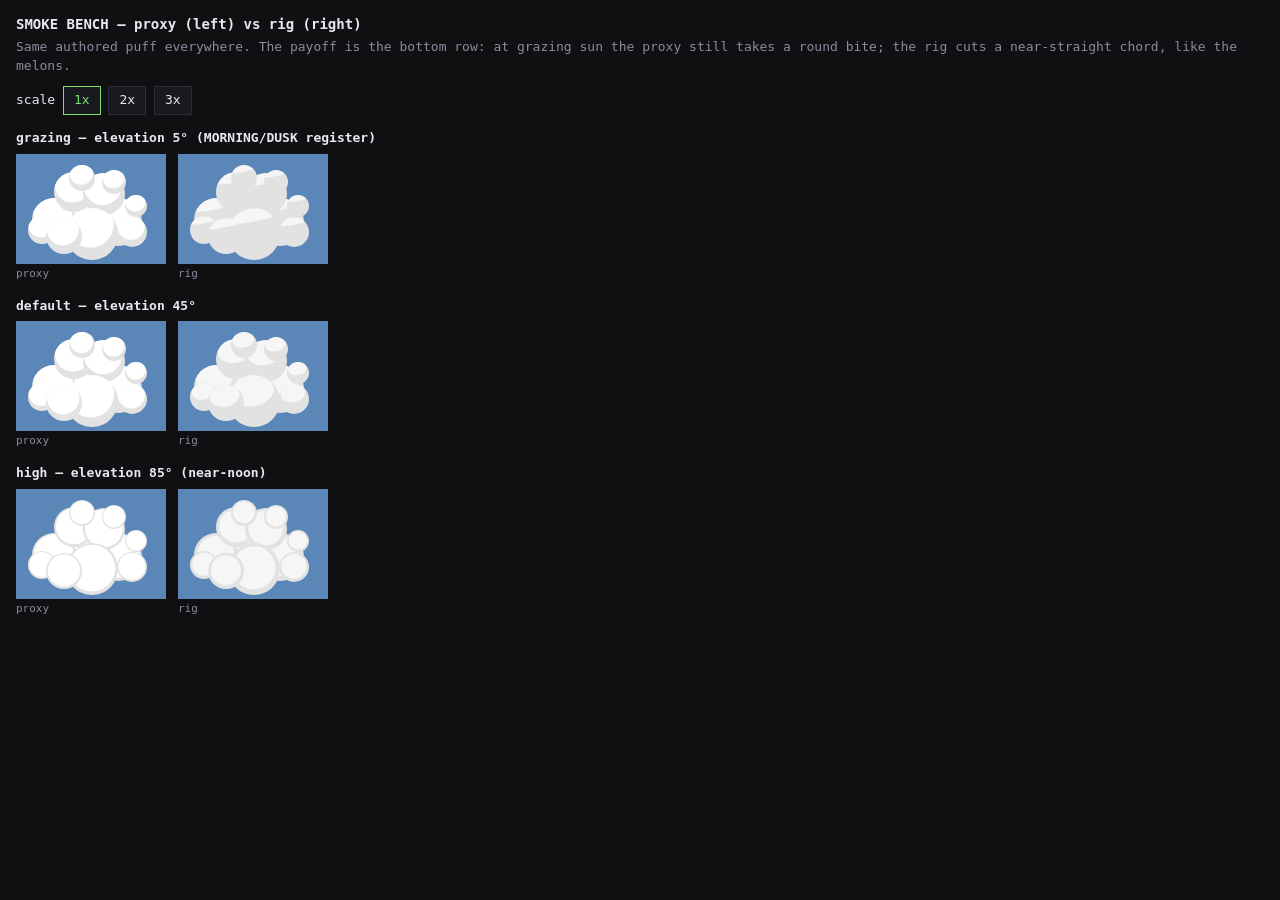
<file: smoke-bench.html>
<!DOCTYPE html>
<html lang="en">
<head>
<meta charset="UTF-8" />
<meta name="viewport" content="width=device-width, initial-scale=1.0" />
<title>Fast Fruit — smoke bench</title>
<!--
  SMOKE BENCH — Rig S1 proof: the retired 2D proxy vs the melon rig.

  WHAT THIS FILE REUSES vs MIRRORS (stated per the sky-bench rule):
  every terminator comes from FF.shading.sphereContour and every tone
  from FF.shading.inkColor — the solver and the law, i.e. the contract
  under proof, are the game's own. The 20-line ball-fill loop is
  MIRRORED from renderer.js drawPuffs (which lives inside the renderer
  closure); verify-smoke-rig D-checks pin the real painter to the same
  solver and colours, so the mirror cannot silently diverge in what it
  proves. The OLD proxy is reimplemented here verbatim from the
  retired code, because it no longer exists in the game.

  The puff is AUTHORED (fixed ball list) — no Math.random, so the two
  columns and every elevation row show the identical cloud of balls
  and the only variable is the shading. Judge at 1x; 2x/3x are for
  diagnosis. file:// compatible, zero dependencies, one file.
-->
<style>
  :root { --bg:#101013; --panel:#191920; --ink:#e8e8ef; --dim:#8b8b9c; }
  * { box-sizing: border-box; }
  body { margin:0; background:var(--bg); color:var(--ink);
    font:13px/1.45 ui-monospace, Menlo, Consolas, monospace; }
  h1 { font-size:14px; margin:14px 16px 4px; }
  .note { color:var(--dim); margin:0 16px 10px; }
  .row { margin:14px 16px; }
  .row b { display:block; margin-bottom:6px; }
  canvas { image-rendering: pixelated; background:#5b87b8; display:block; }
  .pair { display:flex; gap:12px; }
  .pair span { color:var(--dim); font-size:11px; }
  .ctl { margin:0 16px; }
  button { background:var(--panel); color:var(--ink); border:1px solid #2b2b36;
    padding:4px 10px; font:inherit; cursor:pointer; }
  button.on { border-color:#7fdd6a; color:#7fdd6a; }
</style>
</head>
<body>
<h1>SMOKE BENCH — proxy (left) vs rig (right)</h1>
<p class="note">Same authored puff everywhere. The payoff is the bottom
row: at grazing sun the proxy still takes a round bite; the rig cuts a
near-straight chord, like the melons.</p>
<div class="ctl">scale
  <button data-s="1" class="on">1x</button>
  <button data-s="2">2x</button>
  <button data-s="3">3x</button>
</div>
<div id="rows"></div>
<script src="js/palette.js"></script>
<script src="js/shading.js"></script>
<script>
(function () {
  'use strict';
  const SH = window.FF.shading;
  const SMOKE_BASE = '#e2e2e2';

  // Authored puff: 12 balls, mid-life sizes. Fixed forever.
  const BALLS = [
    [0, 0, 30], [-34, 8, 22], [30, 10, 24], [-14, -20, 20], [16, -18, 21],
    [-46, 18, 14], [44, 20, 15], [4, 22, 26], [-24, 24, 18], [26, -30, 12],
    [-6, -34, 13], [48, -6, 11],
  ];
  const W = 150, H = 110, CX = 72, CY = 58;

  function drawProxy(ctx) {
    // The RETIRED code, verbatim in spirit: base disc + white disc
    // offset sunward by 0.38r, clipped. Kept here as the comparator.
    const sn = SH.sun();
    for (const [dx, dy, r] of BALLS) {
      const bx = CX + dx, by = CY + dy;
      ctx.save();
      ctx.beginPath(); ctx.arc(bx, by, r, 0, Math.PI * 2);
      ctx.fillStyle = '#e2e2e2'; ctx.fill(); ctx.clip();
      ctx.beginPath();
      ctx.arc(bx + sn.x * r * 0.38, by + sn.y * r * 0.38, r * 0.9, 0, Math.PI * 2);
      ctx.fillStyle = '#ffffff'; ctx.fill();
      ctx.restore();
    }
  }

  function drawRig(ctx) {
    // Mirrors renderer.js drawPuffs: rig solver + ink law + column.
    const pal = window.FF.palette;
    const L = (hex) => (pal && pal.lit ? pal.lit(hex) : hex);
    const baseFill = L(SH.inkColor(SMOKE_BASE, SH.P.baseFillSlot));
    // Material ruling 2026-08-24: one split at SMOKE_TAU 0.55.
    const bandDraw = [{
      inv: false,
      fill: L(SH.inkColor(SMOKE_BASE, SH.P.highlightFillSlot)),
      iso: SH.sphereContour(0.55, 24),
    }];
    for (const [dx, dy, r] of BALLS) {
      const bx = CX + dx, by = CY + dy;
      ctx.save();
      ctx.beginPath(); ctx.arc(bx, by, r, 0, Math.PI * 2);
      ctx.fillStyle = baseFill; ctx.fill(); ctx.clip();
      for (const bd of bandDraw) {
        ctx.fillStyle = bd.fill;
        ctx.beginPath();
        if (bd.inv) {
          ctx.arc(bx, by, r, 0, Math.PI * 2);
          if (bd.iso && !bd.iso.full) {
            const pts = bd.iso.pts;
            ctx.moveTo(bx + pts[0][0] * r, by + pts[0][1] * r);
            for (let i = 1; i < pts.length; i++) ctx.lineTo(bx + pts[i][0] * r, by + pts[i][1] * r);
            ctx.closePath();
          }
          ctx.fill('evenodd');
        } else {
          if (!bd.iso) continue;
          if (bd.iso.full) ctx.arc(bx, by, r, 0, Math.PI * 2);
          else {
            const pts = bd.iso.pts;
            ctx.moveTo(bx + pts[0][0] * r, by + pts[0][1] * r);
            for (let i = 1; i < pts.length; i++) ctx.lineTo(bx + pts[i][0] * r, by + pts[i][1] * r);
            ctx.closePath();
          }
          ctx.fill();
        }
      }
      ctx.restore();
    }
  }

  const ROWS = [
    { label: 'grazing — elevation 5\u00b0 (MORNING/DUSK register)', elev: 5 },
    { label: 'default — elevation 45\u00b0', elev: 45 },
    { label: 'high — elevation 85\u00b0 (near-noon)', elev: 85 },
  ];
  let scale = 1;
  const rowsEl = document.getElementById('rows');

  function render() {
    rowsEl.innerHTML = '';
    for (const row of ROWS) {
      const div = document.createElement('div');
      div.className = 'row';
      const b = document.createElement('b');
      b.textContent = row.label;
      div.appendChild(b);
      const pair = document.createElement('div');
      pair.className = 'pair';
      for (const mode of ['proxy', 'rig']) {
        const wrap = document.createElement('div');
        const cv = document.createElement('canvas');
        cv.width = W; cv.height = H;
        cv.style.width = (W * scale) + 'px';
        cv.style.height = (H * scale) + 'px';
        const ctx = cv.getContext('2d');
        const bSave = SH.P.sunBearingDeg, eSave = SH.P.sunElevationDeg;
        SH.P.sunBearingDeg = 260;
        SH.P.sunElevationDeg = row.elev;
        (mode === 'proxy' ? drawProxy : drawRig)(ctx);
        SH.P.sunBearingDeg = bSave; SH.P.sunElevationDeg = eSave;
        const cap = document.createElement('span');
        cap.textContent = mode;
        wrap.appendChild(cv); wrap.appendChild(cap);
        pair.appendChild(wrap);
      }
      div.appendChild(pair);
      rowsEl.appendChild(div);
    }
  }
  document.querySelectorAll('button[data-s]').forEach((btn) => {
    btn.addEventListener('click', () => {
      document.querySelectorAll('button[data-s]').forEach((b2) => b2.classList.remove('on'));
      btn.classList.add('on');
      scale = parseInt(btn.dataset.s, 10);
      render();
    });
  });
  render();
})();
</script>
</body>
</html>
</file>
<file: styles.css>
/* ---------- SCREEN LANES ----------
   Fixed controls live in named lanes so nothing has to guess where
   anything else is. Two rules:

     PLAYER controls own the corners: HUD top-left, pause top-right,
     multiplayer bottom-right.

     DEV controls stack VERTICALLY down the left edge, beneath the
     HUD. Vertical is the important word: the old arrangement offset
     dev buttons horizontally from the right edge, so a button whose
     label changed width ('tune' -> 'close') could overlap its
     neighbour. A vertical stack is immune to label width.

   Because the lanes are declared once here, turning the dev gate on
   can never shift or cover a player control. */
:root {
  --lane-t: max(10px, env(safe-area-inset-top));
  --lane-r: max(10px, env(safe-area-inset-right));
  --lane-l: max(10px, env(safe-area-inset-left));
  --lane-b: max(10px, env(safe-area-inset-bottom));
  /* MEASURED, not guessed: hud.js publishes the real box (see
     publishHudBox). These are only the fallbacks for the first frame
     and for any build without the HUD. The cockpit toggle reveals
     extra telemetry rows, so a fixed 76px left the dev stack sitting
     underneath the taller HUD. */
  --hud-h: 76px;
  --hud-w: 128px;
  --dev-step: 40px;       /* vertical pitch of the dev stack */
  --dev-top: calc(var(--lane-t) + var(--hud-h));
}
/* ============================================================
   Fast Fruit — Stage 1
   The canvas is the game. Everything else is overlay chrome.
   ============================================================ */

:root {
  --panel-bg: rgba(20, 28, 18, 0.88);
  --panel-fg: #e8f2df;
  --panel-accent: #ff5d73;   /* watermelon flesh */
  --panel-dim: #93a689;
  --mono: "Geist Mono", ui-monospace, "SF Mono", Menlo, Consolas, monospace;
}

* { margin: 0; padding: 0; box-sizing: border-box; }

html, body {
  height: 100%;
  overflow: hidden;
  overscroll-behavior: none;
  background: #000000;
  font-family: system-ui, -apple-system, sans-serif;
}

/* The game surface. touch-action: none is load-bearing:
   without it, mobile browsers steal our pointer events for scrolling. */
#game {
  position: fixed;
  inset: 0;
  width: 100%;
  height: 100%;
  display: block;
  touch-action: none;
  -webkit-user-select: none;
  user-select: none;
  -webkit-tap-highlight-color: transparent;
}

/* ---------- HUD (top-left telemetry) ---------- */
#hud {
  position: fixed;
  top: max(10px, env(safe-area-inset-top));
  left: max(10px, env(safe-area-inset-left));
  padding: 8px 12px;
  background: var(--panel-bg);
  color: var(--panel-fg);
  border-radius: 10px;
  font-family: var(--mono);
  font-size: var(--fs-body);
  line-height: 1.7;
  pointer-events: none;
  min-width: 128px;
}
.hud-row { display: flex; justify-content: space-between; gap: 12px; }
.hud-label { color: var(--panel-dim); }
#hud-impact { color: var(--panel-accent); }

/* ---------- Touch hint ---------- */
#touch-hint {
  position: fixed;
  inset: 0;
  display: flex;
  align-items: flex-end;
  justify-content: space-between;
  padding: 0 24px calc(28px + env(safe-area-inset-bottom));
  pointer-events: none;
  color: rgba(255, 255, 255, 0.75);
  font-size: var(--fs-body);
  font-weight: 600;
  text-shadow: 0 1px 3px rgba(0,0,0,0.4);
  transition: opacity 0.6s ease;
}
#touch-hint.hidden { opacity: 0; }

/* ---------- Respawn button ---------- */
#respawn-btn {
  position: fixed;
  top: max(10px, env(safe-area-inset-top));
  left: 50%;
  transform: translateX(-50%);
  z-index: 10;
  background: var(--panel-bg);
  color: var(--panel-fg);
  border: none;
  border-radius: 10px;
  padding: 8px 16px;
  font-size: var(--fs-lead);
  line-height: 1;
  cursor: pointer;
  -webkit-tap-highlight-color: transparent;
}
#respawn-btn:active { color: var(--panel-accent); }

/* ---------- Shader Studio (dev) ---------- */
/* Bottom-left: the only empty corner (HUD top-left, toggles top-right,
   multiplayer bottom-right). At right:56px this dev button sat ON TOP
   of the tune panel's controls with z-index 30 winning every tap. */
#studio-btn {
  position: fixed;
  top: calc(var(--dev-top) + var(--dev-step) * 2);
  left: var(--lane-l);
  z-index: 30;
  background: var(--panel-bg, #161616);
  color: #ddd;
  border: none;
  border-radius: 10px;
  padding: 7px 10px;
  font-size: var(--fs-body);
  cursor: pointer;
}
#studio-btn.active { outline: 1px solid #00ff00; }
#studio-canvas {
  position: fixed;
  inset: 0;
  z-index: 24;
}
#studio-panels {
  position: fixed;
  top: 52px;
  left: 8px;
  right: 8px;
  bottom: 8px;
  z-index: 26;
  display: flex;
  justify-content: space-between;
  gap: 8px;
  pointer-events: none;
}
#studio-panels .studio-panel {
  width: 330px;
  overflow-y: auto;
  pointer-events: auto;
  background: rgba(12, 12, 12, 0.92);
  border: 1px solid #2a2a2a;
  border-radius: 12px;
  padding: 10px;
  font-family: var(--mono);
  font-size: var(--fs-label);
  color: #ccc;
}
#studio-tabs { display: none; }
/* Portrait / narrow: one panel, switched by tab, so the stage survives */
@media (orientation: portrait), (max-width: 860px) {
  #studio-panels {
    flex-direction: column;
    align-items: stretch;
  }
  #studio-tabs {
    display: flex;
    gap: 6px;
    pointer-events: auto;
    margin-bottom: 6px;
  }
  #studio-tabs button {
    flex: 1;
    background: #161616;
    color: var(--c-dim);
    border: 1px solid #2a2a2a;
    border-radius: 8px;
    padding: 6px;
    font-family: var(--mono);
    font-size: var(--fs-label);
  }
  #studio-tabs button.on { background: #223; color: var(--c-accent); }
  #studio-panels .studio-panel { width: auto; flex: 1; }
  #studio-panels[data-tab="left"] #studio-panel-right { display: none; }
  #studio-panels[data-tab="right"] #studio-panel-left { display: none; }
}
#studio-panels .studio-head {
  display: flex;
  flex-wrap: wrap;
  gap: 6px;
  align-items: center;
  color: #fff;
  margin-bottom: 8px;
}
#studio-panels .studio-head button {
  background: #222;
  color: var(--c-accent);
  border: 1px solid #333;
  border-radius: 6px;
  padding: 3px 8px;
  font-family: var(--mono);
  font-size: var(--fs-micro);
  cursor: pointer;
}
#studio-panels .studio-group { margin: 10px 0 4px; }
#studio-panels .studio-group-title {
  color: #888;
  letter-spacing: 0.12em;
  font-size: var(--fs-micro);
  margin-bottom: 4px;
  text-transform: uppercase;
}
#studio-panels .studio-row {
  display: flex;
  align-items: center;
  justify-content: space-between;
  gap: 8px;
  padding: 2px 0;
}
#studio-panels .studio-row > span:first-child { flex: 0 0 92px; }
#studio-panels .studio-slider { display: flex; align-items: center; gap: 5px; flex: 1; }
#studio-panels .studio-slider input[type=range] { flex: 1; accent-color: var(--c-accent); }
#studio-panels .studio-val { width: 34px; text-align: right; color: var(--c-dim); }
#studio-panels select, #studio-panels input[type=checkbox] { accent-color: var(--c-accent); }

/* Dual-handle range: one bar per channel, handles may cross */
#studio-panels .dual-wrap {
  display: flex;
  align-items: center;
  gap: 5px;
  flex: 1;
}
#studio-panels .dual-track {
  position: relative;
  flex: 1;
  height: 18px;
  cursor: pointer;
}
#studio-panels .dual-track::before {
  content: '';
  position: absolute;
  left: 0; right: 0; top: 8px;
  height: 3px;
  background: #2c2c2c;
  border-radius: 2px;
}
#studio-panels .dual-span {
  position: absolute;
  top: 8px;
  height: 3px;
  background: #00ff00;
  opacity: 0.75;
  border-radius: 2px;
}
#studio-panels .dual-h {
  position: absolute;
  top: 3px;
  width: 13px;
  height: 13px;
  margin-left: -6.5px;
  border-radius: 50%;
  background: #e8e8e8;
  border: 1px solid #111;
}
#studio-panels .dual-h.hi { background: #00ff00; }
#studio-panels .dual-num {
  width: 44px;
  background: #0e0e0e;
  color: var(--c-dim);
  border: 1px solid #2a2a2a;
  border-radius: 4px;
  font-family: var(--mono);
  font-size: var(--fs-micro);
  padding: 2px 3px;
  text-align: center;
}

/* Palette grid: two rows (A / B) x n columns, values beside colours */
#studio-panels .studio-row-wide {
  display: block;
}
#studio-panels .studio-row-wide > span:first-child { display: none; }
#studio-panels .pal-grid {
  display: grid;
  gap: 3px;
  overflow-x: auto;
  padding-bottom: 2px;
}
#studio-panels .pal-cell {
  background: #161616;
  border-radius: 5px;
  padding: 3px;
}
#studio-panels .pal-swatch {
  height: 26px;
  border-radius: 3px;
  font-size: var(--fs-micro);
  line-height: 26px;
  text-align: center;
  color: rgba(0, 0, 0, 0.5);
  font-family: var(--mono);
  cursor: pointer;
}
#studio-panels .pal-swatch:hover { outline: 1px solid #0f0; }
#studio-panels .pal-fields {
  display: flex;
  flex-direction: column;
  gap: 1px;
  margin-top: 3px;
}
#studio-panels .pal-field {
  display: flex;
  align-items: center;
  gap: 3px;
  font-size: var(--fs-micro);
}
#studio-panels .pal-field i {
  color: #777;
  font-style: normal;
  width: 12px;
}
#studio-panels .pal-field b { color: #666; font-weight: 400; }
#studio-panels .pal-field.ro { opacity: 0.75; }
#studio-panels .pal-field input {
  width: 100%;
  min-width: 0;
  background: #0e0e0e;
  color: var(--c-dim);
  border: 1px solid #2a2a2a;
  border-radius: 3px;
  font-family: var(--mono);
  font-size: var(--fs-micro);
  padding: 1px 2px;
  cursor: ns-resize;
}
#studio-panels select.studio-slot {
  flex: 1;
  background: #1a1a1a;
  color: var(--c-dim);
  border: 1px solid #333;
  border-radius: 5px;
  font-family: var(--mono);
  font-size: var(--fs-label);
}

/* ---------- Naming ceremony ---------- */
/* The naming ceremony's card RETIRED from this file (2026-08-14):
   it is now the 'naming' flow screen, built from the same components
   as the start screen and styled by flow.js's own CSS. The block that
   was here predated type.js — #111 panels, #fff titles, #9a9a9a
   labels and a pink keep button — and was the last unmigrated surface
   in the interface. */

/* ---------- Daily button ---------- */
#daily-btn {
  position: fixed;
  top: max(10px, env(safe-area-inset-top));
  left: calc(50% + 34px);
  z-index: 10;
  background: var(--panel-bg);
  color: var(--panel-fg);
  border: none;
  border-radius: 10px;
  padding: 8px 12px;
  font-family: var(--mono);
  font-size: var(--fs-body);
  cursor: pointer;
}
#daily-btn.active { color: var(--panel-accent); }

/* ---------- Ghost banner + challenge button ---------- */
#ghost-banner {
  display: none;
  position: fixed;
  top: calc(var(--lane-t) + 46px);
  left: 50%;
  transform: translateX(-50%);
  background: var(--panel-bg);
  color: var(--panel-fg);
  border-radius: 10px;
  padding: 7px 14px;
  font-family: var(--mono);
  font-size: var(--fs-body);
  z-index: 9;
  pointer-events: none;
}
#challenge-btn {
  display: none;
  position: fixed;
  bottom: calc(max(12px, env(safe-area-inset-bottom)) + 44px);
  left: 50%;
  transform: translateX(-50%);
  background: var(--panel-accent);
  color: #1a1a1a;
  border: none;
  border-radius: 10px;
  padding: 10px 16px;
  font-family: var(--mono);
  font-size: var(--fs-body);
  font-weight: 700;
  cursor: pointer;
  z-index: 9;
}

/* ---------- Death overlay ---------- */
#death-overlay {
  position: fixed;
  top: 26%;
  left: 50%;
  transform: translate(-50%, -50%) scale(0.94);
  text-align: center;
  font-family: var(--mono);
  color: #fff;
  z-index: 8;
  pointer-events: none;
  opacity: 0;
  transition: opacity 0.18s ease-out, transform 0.18s ease-out;
}
#death-overlay.show {
  opacity: 1;
  transform: translate(-50%, -50%) scale(1);
}
#death-overlay .death-title {
  font-size: var(--fs-hero);
  font-weight: 400;
  letter-spacing: 0.06em;
  text-shadow: 0 0 18px rgba(255, 71, 87, 0.55);
}
#death-overlay .death-sub {
  margin-top: 8px;
  font-size: var(--fs-body);
  color: rgba(255, 255, 255, 0.75);
}
/* The coach line: green, because it speaks for the flare (green is
   the up-stick's colour on the thumbstick ring and the splat
   predictor). Quieter than the headline — advice, not verdict. */
#death-overlay .death-coach {
  margin-top: 10px;
  font-size: var(--fs-body);
  letter-spacing: 0.08em;
  color: rgba(92, 235, 110, 0.9);
  text-shadow: 0 0 14px rgba(92, 235, 110, 0.35);
}

/* ---------- Clean mode / cockpit toggle ---------- */
#cockpit-toggle {
  position: fixed;
  top: calc(var(--dev-top) + var(--dev-step));
  left: var(--lane-l);
  right: auto;
  z-index: 10;
  background: var(--panel-bg);
  color: var(--panel-dim);
  border: none;
  border-radius: 10px;
  padding: 8px 12px;
  font-family: var(--mono);
  font-size: var(--fs-body);
  cursor: pointer;
}
body.clean .cockpit-only { display: none; }
body.clean #debug-root { display: none; }

/* ---------- Sound toggle ---------- */
/* Retired (sound is a pause-screen setting). Rule kept for a build
   that wants the old chrome; parked in the dev lane so it cannot
   collide with the pause button if it ever returns. */
#snd-toggle {
  position: fixed;
  top: calc(var(--dev-top) + var(--dev-step) * 3);
  left: var(--lane-l);
  right: auto;
  z-index: 10;
  background: var(--panel-bg);
  color: var(--panel-fg);
  border: none;
  border-radius: 10px;
  padding: 8px 12px;
  font-family: var(--mono);
  font-size: var(--fs-body);
  cursor: pointer;
}

/* ---------- Post-race sponsor line ---------- */
#sponsor-line {
  display: none;
  position: fixed;
  bottom: max(12px, env(safe-area-inset-bottom));
  left: 50%;
  transform: translateX(-50%);
  max-width: min(92vw, 640px);
  padding: 8px 14px;
  background: var(--panel-bg);
  color: var(--panel-fg);
  border-radius: 10px;
  font-family: var(--mono);
  font-size: var(--fs-body);
  text-align: center;
  z-index: 9;
}
#sponsor-line .sponsor-label { color: var(--panel-dim); }
#sponsor-line a { color: var(--panel-accent); text-decoration: none; }
#sponsor-line a:active { text-decoration: underline; }

/* ---------- Multiplayer panel ---------- */
#mp-root {
  position: fixed;
  bottom: max(10px, env(safe-area-inset-bottom));
  right: max(10px, env(safe-area-inset-right));
  z-index: 11;
  font-family: var(--mono);
  font-size: var(--fs-body);
}
#mp-toggle {
  display: block;
  margin-left: auto;
  background: var(--panel-bg);
  color: var(--panel-fg);
  border: none;
  border-radius: 10px;
  padding: 8px 14px;
  font: inherit;
  cursor: pointer;
}
#mp-panel {
  margin-top: 8px;
  background: var(--panel-bg);
  color: var(--panel-fg);
  border-radius: 12px;
  padding: 12px 14px;
  width: min(320px, calc(100vw - 24px));
  max-height: 60vh;
  overflow-y: auto;
}
#mp-panel.collapsed { display: none; }
.mp-status { color: var(--panel-accent); margin-bottom: 8px; }
.mp-row { display: flex; gap: 6px; flex-wrap: wrap; }
.mp-row button, #mp-panel .mp-primary, .mp-codebox button {
  background: rgba(255,255,255,0.12);
  color: var(--panel-fg);
  border: none;
  border-radius: 8px;
  padding: 8px 10px;
  font: inherit;
  cursor: pointer;
}
#mp-panel .mp-primary {
  display: block;
  width: 100%;
  margin-top: 10px;
  background: var(--panel-accent);
  color: #1a1a1a;
  font-weight: 700;
}
.mp-codebox { margin-top: 10px; }
.mp-label { color: var(--panel-dim); margin-bottom: 4px; }
.mp-codebox textarea {
  width: 100%;
  height: 56px;
  background: rgba(0,0,0,0.35);
  color: var(--panel-fg);
  border: 1px solid rgba(255,255,255,0.15);
  border-radius: 8px;
  font: inherit;
  font-size: var(--fs-micro);
  padding: 6px;
  resize: vertical;
}
.mp-codebox button { margin-top: 4px; }

/* ---------- Debug tuning panel ---------- */
#debug-root {
  position: fixed;
  top: var(--dev-top);
  left: var(--lane-l);
  right: auto;
  z-index: 10;
  font-family: var(--mono);
  font-size: var(--fs-body);
}

.debug-toggle {
  display: block;
  margin-left: auto;
  background: var(--panel-bg);
  color: var(--panel-fg);
  border: none;
  border-radius: 10px;
  padding: 8px 14px;
  font: inherit;
  cursor: pointer;
}

.debug-panel {
  margin-top: 8px;
  background: var(--panel-bg);
  color: var(--panel-fg);
  border-radius: 12px;
  padding: 12px 14px;
  width: min(280px, calc(100vw - 24px));
  max-height: calc(100vh - 120px);
  overflow-y: auto;
  -webkit-overflow-scrolling: touch;
}
.debug-panel.collapsed { display: none; }

.debug-group-title {
  color: var(--panel-dim);
  text-transform: uppercase;
  letter-spacing: 0.08em;
  font-size: var(--fs-micro);
  margin: 10px 0 4px;
}
.debug-group-title:first-child { margin-top: 0; }

.debug-row { margin-bottom: 8px; }
.debug-row label {
  display: flex;
  justify-content: space-between;
  margin-bottom: 2px;
}
.debug-row .val { color: var(--panel-accent); }

.debug-row input[type="range"] {
  width: 100%;
  accent-color: var(--panel-accent);
  touch-action: manipulation; /* sliders may pan, but not zoom */
}

.debug-actions {
  display: flex;
  gap: 8px;
  margin-top: 12px;
}
.debug-actions button {
  flex: 1;
  background: rgba(255, 255, 255, 0.12);
  color: var(--panel-fg);
  border: none;
  border-radius: 8px;
  padding: 8px 0;
  font: inherit;
  cursor: pointer;
}
.debug-actions button:active { background: rgba(255, 255, 255, 0.25); }
.debug-actions button.active {
  background: var(--panel-accent);
  color: #1a1a1a;
  font-weight: 700;
}
</file>
<file: ff/styles.css>
/* ---------- SCREEN LANES ----------
   Fixed controls live in named lanes so nothing has to guess where
   anything else is. Two rules:

     PLAYER controls own the corners: HUD top-left, pause top-right,
     multiplayer bottom-right.

     DEV controls stack VERTICALLY down the left edge, beneath the
     HUD. Vertical is the important word: the old arrangement offset
     dev buttons horizontally from the right edge, so a button whose
     label changed width ('tune' -> 'close') could overlap its
     neighbour. A vertical stack is immune to label width.

   Because the lanes are declared once here, turning the dev gate on
   can never shift or cover a player control. */
:root {
  --lane-t: max(10px, env(safe-area-inset-top));
  --lane-r: max(10px, env(safe-area-inset-right));
  --lane-l: max(10px, env(safe-area-inset-left));
  --lane-b: max(10px, env(safe-area-inset-bottom));
  /* MEASURED, not guessed: hud.js publishes the real box (see
     publishHudBox). These are only the fallbacks for the first frame
     and for any build without the HUD. The cockpit toggle reveals
     extra telemetry rows, so a fixed 76px left the dev stack sitting
     underneath the taller HUD. */
  --hud-h: 76px;
  --hud-w: 128px;
  --dev-step: 40px;       /* vertical pitch of the dev stack */
  --dev-top: calc(var(--lane-t) + var(--hud-h));
}
/* ============================================================
   Fast Fruit — Stage 1
   The canvas is the game. Everything else is overlay chrome.
   ============================================================ */

:root {
  --panel-bg: rgba(20, 28, 18, 0.88);
  --panel-fg: #e8f2df;
  --panel-accent: #ff5d73;   /* watermelon flesh */
  --panel-dim: #93a689;
  --mono: "Geist Mono", ui-monospace, "SF Mono", Menlo, Consolas, monospace;
}

* { margin: 0; padding: 0; box-sizing: border-box; }

html, body {
  height: 100%;
  overflow: hidden;
  overscroll-behavior: none;
  background: #000000;
  font-family: system-ui, -apple-system, sans-serif;
}

/* The game surface. touch-action: none is load-bearing:
   without it, mobile browsers steal our pointer events for scrolling. */
#game {
  position: fixed;
  inset: 0;
  width: 100%;
  height: 100%;
  display: block;
  touch-action: none;
  -webkit-user-select: none;
  user-select: none;
  -webkit-tap-highlight-color: transparent;
}

/* ---------- HUD (top-left telemetry) ---------- */
#hud {
  position: fixed;
  top: max(10px, env(safe-area-inset-top));
  left: max(10px, env(safe-area-inset-left));
  padding: 8px 12px;
  background: var(--panel-bg);
  color: var(--panel-fg);
  border-radius: 10px;
  font-family: var(--mono);
  font-size: var(--fs-body);
  line-height: 1.7;
  pointer-events: none;
  min-width: 128px;
}
.hud-row { display: flex; justify-content: space-between; gap: 12px; }
.hud-label { color: var(--panel-dim); }
#hud-impact { color: var(--panel-accent); }

/* ---------- Touch hint ---------- */
#touch-hint {
  position: fixed;
  inset: 0;
  display: flex;
  align-items: flex-end;
  justify-content: space-between;
  padding: 0 24px calc(28px + env(safe-area-inset-bottom));
  pointer-events: none;
  color: rgba(255, 255, 255, 0.75);
  font-size: var(--fs-body);
  font-weight: 600;
  text-shadow: 0 1px 3px rgba(0,0,0,0.4);
  transition: opacity 0.6s ease;
}
#touch-hint.hidden { opacity: 0; }

/* ---------- Respawn button ---------- */
#respawn-btn {
  position: fixed;
  top: max(10px, env(safe-area-inset-top));
  left: 50%;
  transform: translateX(-50%);
  z-index: 10;
  background: var(--panel-bg);
  color: var(--panel-fg);
  border: none;
  border-radius: 10px;
  padding: 8px 16px;
  font-size: var(--fs-lead);
  line-height: 1;
  cursor: pointer;
  -webkit-tap-highlight-color: transparent;
}
#respawn-btn:active { color: var(--panel-accent); }

/* ---------- Shader Studio (dev) ---------- */
/* Bottom-left: the only empty corner (HUD top-left, toggles top-right,
   multiplayer bottom-right). At right:56px this dev button sat ON TOP
   of the tune panel's controls with z-index 30 winning every tap. */
#studio-btn {
  position: fixed;
  top: calc(var(--dev-top) + var(--dev-step) * 2);
  left: var(--lane-l);
  z-index: 30;
  background: var(--panel-bg, #161616);
  color: #ddd;
  border: none;
  border-radius: 10px;
  padding: 7px 10px;
  font-size: var(--fs-body);
  cursor: pointer;
}
#studio-btn.active { outline: 1px solid #00ff00; }
#studio-canvas {
  position: fixed;
  inset: 0;
  z-index: 24;
}
#studio-panels {
  position: fixed;
  top: 52px;
  left: 8px;
  right: 8px;
  bottom: 8px;
  z-index: 26;
  display: flex;
  justify-content: space-between;
  gap: 8px;
  pointer-events: none;
}
#studio-panels .studio-panel {
  width: 330px;
  overflow-y: auto;
  pointer-events: auto;
  background: rgba(12, 12, 12, 0.92);
  border: 1px solid #2a2a2a;
  border-radius: 12px;
  padding: 10px;
  font-family: var(--mono);
  font-size: var(--fs-label);
  color: #ccc;
}
#studio-tabs { display: none; }
/* Portrait / narrow: one panel, switched by tab, so the stage survives */
@media (orientation: portrait), (max-width: 860px) {
  #studio-panels {
    flex-direction: column;
    align-items: stretch;
  }
  #studio-tabs {
    display: flex;
    gap: 6px;
    pointer-events: auto;
    margin-bottom: 6px;
  }
  #studio-tabs button {
    flex: 1;
    background: #161616;
    color: var(--c-dim);
    border: 1px solid #2a2a2a;
    border-radius: 8px;
    padding: 6px;
    font-family: var(--mono);
    font-size: var(--fs-label);
  }
  #studio-tabs button.on { background: #223; color: var(--c-accent); }
  #studio-panels .studio-panel { width: auto; flex: 1; }
  #studio-panels[data-tab="left"] #studio-panel-right { display: none; }
  #studio-panels[data-tab="right"] #studio-panel-left { display: none; }
}
#studio-panels .studio-head {
  display: flex;
  flex-wrap: wrap;
  gap: 6px;
  align-items: center;
  color: #fff;
  margin-bottom: 8px;
}
#studio-panels .studio-head button {
  background: #222;
  color: var(--c-accent);
  border: 1px solid #333;
  border-radius: 6px;
  padding: 3px 8px;
  font-family: var(--mono);
  font-size: var(--fs-micro);
  cursor: pointer;
}
#studio-panels .studio-group { margin: 10px 0 4px; }
#studio-panels .studio-group-title {
  color: #888;
  letter-spacing: 0.12em;
  font-size: var(--fs-micro);
  margin-bottom: 4px;
  text-transform: uppercase;
}
#studio-panels .studio-row {
  display: flex;
  align-items: center;
  justify-content: space-between;
  gap: 8px;
  padding: 2px 0;
}
#studio-panels .studio-row > span:first-child { flex: 0 0 92px; }
#studio-panels .studio-slider { display: flex; align-items: center; gap: 5px; flex: 1; }
#studio-panels .studio-slider input[type=range] { flex: 1; accent-color: var(--c-accent); }
#studio-panels .studio-val { width: 34px; text-align: right; color: var(--c-dim); }
#studio-panels select, #studio-panels input[type=checkbox] { accent-color: var(--c-accent); }

/* Dual-handle range: one bar per channel, handles may cross */
#studio-panels .dual-wrap {
  display: flex;
  align-items: center;
  gap: 5px;
  flex: 1;
}
#studio-panels .dual-track {
  position: relative;
  flex: 1;
  height: 18px;
  cursor: pointer;
}
#studio-panels .dual-track::before {
  content: '';
  position: absolute;
  left: 0; right: 0; top: 8px;
  height: 3px;
  background: #2c2c2c;
  border-radius: 2px;
}
#studio-panels .dual-span {
  position: absolute;
  top: 8px;
  height: 3px;
  background: #00ff00;
  opacity: 0.75;
  border-radius: 2px;
}
#studio-panels .dual-h {
  position: absolute;
  top: 3px;
  width: 13px;
  height: 13px;
  margin-left: -6.5px;
  border-radius: 50%;
  background: #e8e8e8;
  border: 1px solid #111;
}
#studio-panels .dual-h.hi { background: #00ff00; }
#studio-panels .dual-num {
  width: 44px;
  background: #0e0e0e;
  color: var(--c-dim);
  border: 1px solid #2a2a2a;
  border-radius: 4px;
  font-family: var(--mono);
  font-size: var(--fs-micro);
  padding: 2px 3px;
  text-align: center;
}

/* Palette grid: two rows (A / B) x n columns, values beside colours */
#studio-panels .studio-row-wide {
  display: block;
}
#studio-panels .studio-row-wide > span:first-child { display: none; }
#studio-panels .pal-grid {
  display: grid;
  gap: 3px;
  overflow-x: auto;
  padding-bottom: 2px;
}
#studio-panels .pal-cell {
  background: #161616;
  border-radius: 5px;
  padding: 3px;
}
#studio-panels .pal-swatch {
  height: 26px;
  border-radius: 3px;
  font-size: var(--fs-micro);
  line-height: 26px;
  text-align: center;
  color: rgba(0, 0, 0, 0.5);
  font-family: var(--mono);
  cursor: pointer;
}
#studio-panels .pal-swatch:hover { outline: 1px solid #0f0; }
#studio-panels .pal-fields {
  display: flex;
  flex-direction: column;
  gap: 1px;
  margin-top: 3px;
}
#studio-panels .pal-field {
  display: flex;
  align-items: center;
  gap: 3px;
  font-size: var(--fs-micro);
}
#studio-panels .pal-field i {
  color: #777;
  font-style: normal;
  width: 12px;
}
#studio-panels .pal-field b { color: #666; font-weight: 400; }
#studio-panels .pal-field.ro { opacity: 0.75; }
#studio-panels .pal-field input {
  width: 100%;
  min-width: 0;
  background: #0e0e0e;
  color: var(--c-dim);
  border: 1px solid #2a2a2a;
  border-radius: 3px;
  font-family: var(--mono);
  font-size: var(--fs-micro);
  padding: 1px 2px;
  cursor: ns-resize;
}
#studio-panels select.studio-slot {
  flex: 1;
  background: #1a1a1a;
  color: var(--c-dim);
  border: 1px solid #333;
  border-radius: 5px;
  font-family: var(--mono);
  font-size: var(--fs-label);
}

/* ---------- Naming ceremony ---------- */
/* The naming ceremony's card RETIRED from this file (2026-08-14):
   it is now the 'naming' flow screen, built from the same components
   as the start screen and styled by flow.js's own CSS. The block that
   was here predated type.js — #111 panels, #fff titles, #9a9a9a
   labels and a pink keep button — and was the last unmigrated surface
   in the interface. */

/* ---------- Daily button ---------- */
#daily-btn {
  position: fixed;
  top: max(10px, env(safe-area-inset-top));
  left: calc(50% + 34px);
  z-index: 10;
  background: var(--panel-bg);
  color: var(--panel-fg);
  border: none;
  border-radius: 10px;
  padding: 8px 12px;
  font-family: var(--mono);
  font-size: var(--fs-body);
  cursor: pointer;
}
#daily-btn.active { color: var(--panel-accent); }

/* ---------- Ghost banner + challenge button ---------- */
#ghost-banner {
  display: none;
  position: fixed;
  top: calc(var(--lane-t) + 46px);
  left: 50%;
  transform: translateX(-50%);
  background: var(--panel-bg);
  color: var(--panel-fg);
  border-radius: 10px;
  padding: 7px 14px;
  font-family: var(--mono);
  font-size: var(--fs-body);
  z-index: 9;
  pointer-events: none;
}
#challenge-btn {
  display: none;
  position: fixed;
  bottom: calc(max(12px, env(safe-area-inset-bottom)) + 44px);
  left: 50%;
  transform: translateX(-50%);
  background: var(--panel-accent);
  color: #1a1a1a;
  border: none;
  border-radius: 10px;
  padding: 10px 16px;
  font-family: var(--mono);
  font-size: var(--fs-body);
  font-weight: 700;
  cursor: pointer;
  z-index: 9;
}

/* ---------- Death overlay ---------- */
#death-overlay {
  position: fixed;
  top: 26%;
  left: 50%;
  transform: translate(-50%, -50%) scale(0.94);
  text-align: center;
  font-family: var(--mono);
  color: #fff;
  z-index: 8;
  pointer-events: none;
  opacity: 0;
  transition: opacity 0.18s ease-out, transform 0.18s ease-out;
}
#death-overlay.show {
  opacity: 1;
  transform: translate(-50%, -50%) scale(1);
}
#death-overlay .death-title {
  font-size: var(--fs-hero);
  font-weight: 400;
  letter-spacing: 0.06em;
  text-shadow: 0 0 18px rgba(255, 71, 87, 0.55);
}
#death-overlay .death-sub {
  margin-top: 8px;
  font-size: var(--fs-body);
  color: rgba(255, 255, 255, 0.75);
}
/* The coach line: green, because it speaks for the flare (green is
   the up-stick's colour on the thumbstick ring and the splat
   predictor). Quieter than the headline — advice, not verdict. */
#death-overlay .death-coach {
  margin-top: 10px;
  font-size: var(--fs-body);
  letter-spacing: 0.08em;
  color: rgba(92, 235, 110, 0.9);
  text-shadow: 0 0 14px rgba(92, 235, 110, 0.35);
}

/* ---------- Clean mode / cockpit toggle ---------- */
#cockpit-toggle {
  position: fixed;
  top: calc(var(--dev-top) + var(--dev-step));
  left: var(--lane-l);
  right: auto;
  z-index: 10;
  background: var(--panel-bg);
  color: var(--panel-dim);
  border: none;
  border-radius: 10px;
  padding: 8px 12px;
  font-family: var(--mono);
  font-size: var(--fs-body);
  cursor: pointer;
}
body.clean .cockpit-only { display: none; }
body.clean #debug-root { display: none; }

/* ---------- Sound toggle ---------- */
/* Retired (sound is a pause-screen setting). Rule kept for a build
   that wants the old chrome; parked in the dev lane so it cannot
   collide with the pause button if it ever returns. */
#snd-toggle {
  position: fixed;
  top: calc(var(--dev-top) + var(--dev-step) * 3);
  left: var(--lane-l);
  right: auto;
  z-index: 10;
  background: var(--panel-bg);
  color: var(--panel-fg);
  border: none;
  border-radius: 10px;
  padding: 8px 12px;
  font-family: var(--mono);
  font-size: var(--fs-body);
  cursor: pointer;
}

/* ---------- Post-race sponsor line ---------- */
#sponsor-line {
  display: none;
  position: fixed;
  bottom: max(12px, env(safe-area-inset-bottom));
  left: 50%;
  transform: translateX(-50%);
  max-width: min(92vw, 640px);
  padding: 8px 14px;
  background: var(--panel-bg);
  color: var(--panel-fg);
  border-radius: 10px;
  font-family: var(--mono);
  font-size: var(--fs-body);
  text-align: center;
  z-index: 9;
}
#sponsor-line .sponsor-label { color: var(--panel-dim); }
#sponsor-line a { color: var(--panel-accent); text-decoration: none; }
#sponsor-line a:active { text-decoration: underline; }

/* ---------- Multiplayer panel ---------- */
#mp-root {
  position: fixed;
  bottom: max(10px, env(safe-area-inset-bottom));
  right: max(10px, env(safe-area-inset-right));
  z-index: 11;
  font-family: var(--mono);
  font-size: var(--fs-body);
}
#mp-toggle {
  display: block;
  margin-left: auto;
  background: var(--panel-bg);
  color: var(--panel-fg);
  border: none;
  border-radius: 10px;
  padding: 8px 14px;
  font: inherit;
  cursor: pointer;
}
#mp-panel {
  margin-top: 8px;
  background: var(--panel-bg);
  color: var(--panel-fg);
  border-radius: 12px;
  padding: 12px 14px;
  width: min(320px, calc(100vw - 24px));
  max-height: 60vh;
  overflow-y: auto;
}
#mp-panel.collapsed { display: none; }
.mp-status { color: var(--panel-accent); margin-bottom: 8px; }
.mp-row { display: flex; gap: 6px; flex-wrap: wrap; }
.mp-row button, #mp-panel .mp-primary, .mp-codebox button {
  background: rgba(255,255,255,0.12);
  color: var(--panel-fg);
  border: none;
  border-radius: 8px;
  padding: 8px 10px;
  font: inherit;
  cursor: pointer;
}
#mp-panel .mp-primary {
  display: block;
  width: 100%;
  margin-top: 10px;
  background: var(--panel-accent);
  color: #1a1a1a;
  font-weight: 700;
}
.mp-codebox { margin-top: 10px; }
.mp-label { color: var(--panel-dim); margin-bottom: 4px; }
.mp-codebox textarea {
  width: 100%;
  height: 56px;
  background: rgba(0,0,0,0.35);
  color: var(--panel-fg);
  border: 1px solid rgba(255,255,255,0.15);
  border-radius: 8px;
  font: inherit;
  font-size: var(--fs-micro);
  padding: 6px;
  resize: vertical;
}
.mp-codebox button { margin-top: 4px; }

/* ---------- Debug tuning panel ---------- */
#debug-root {
  position: fixed;
  top: var(--dev-top);
  left: var(--lane-l);
  right: auto;
  z-index: 10;
  font-family: var(--mono);
  font-size: var(--fs-body);
}

.debug-toggle {
  display: block;
  margin-left: auto;
  background: var(--panel-bg);
  color: var(--panel-fg);
  border: none;
  border-radius: 10px;
  padding: 8px 14px;
  font: inherit;
  cursor: pointer;
}

.debug-panel {
  margin-top: 8px;
  background: var(--panel-bg);
  color: var(--panel-fg);
  border-radius: 12px;
  padding: 12px 14px;
  width: min(280px, calc(100vw - 24px));
  max-height: calc(100vh - 120px);
  overflow-y: auto;
  -webkit-overflow-scrolling: touch;
}
.debug-panel.collapsed { display: none; }

.debug-group-title {
  color: var(--panel-dim);
  text-transform: uppercase;
  letter-spacing: 0.08em;
  font-size: var(--fs-micro);
  margin: 10px 0 4px;
}
.debug-group-title:first-child { margin-top: 0; }

.debug-row { margin-bottom: 8px; }
.debug-row label {
  display: flex;
  justify-content: space-between;
  margin-bottom: 2px;
}
.debug-row .val { color: var(--panel-accent); }

.debug-row input[type="range"] {
  width: 100%;
  accent-color: var(--panel-accent);
  touch-action: manipulation; /* sliders may pan, but not zoom */
}

.debug-actions {
  display: flex;
  gap: 8px;
  margin-top: 12px;
}
.debug-actions button {
  flex: 1;
  background: rgba(255, 255, 255, 0.12);
  color: var(--panel-fg);
  border: none;
  border-radius: 8px;
  padding: 8px 0;
  font: inherit;
  cursor: pointer;
}
.debug-actions button:active { background: rgba(255, 255, 255, 0.25); }
.debug-actions button.active {
  background: var(--panel-accent);
  color: #1a1a1a;
  font-weight: 700;
}
</file>
